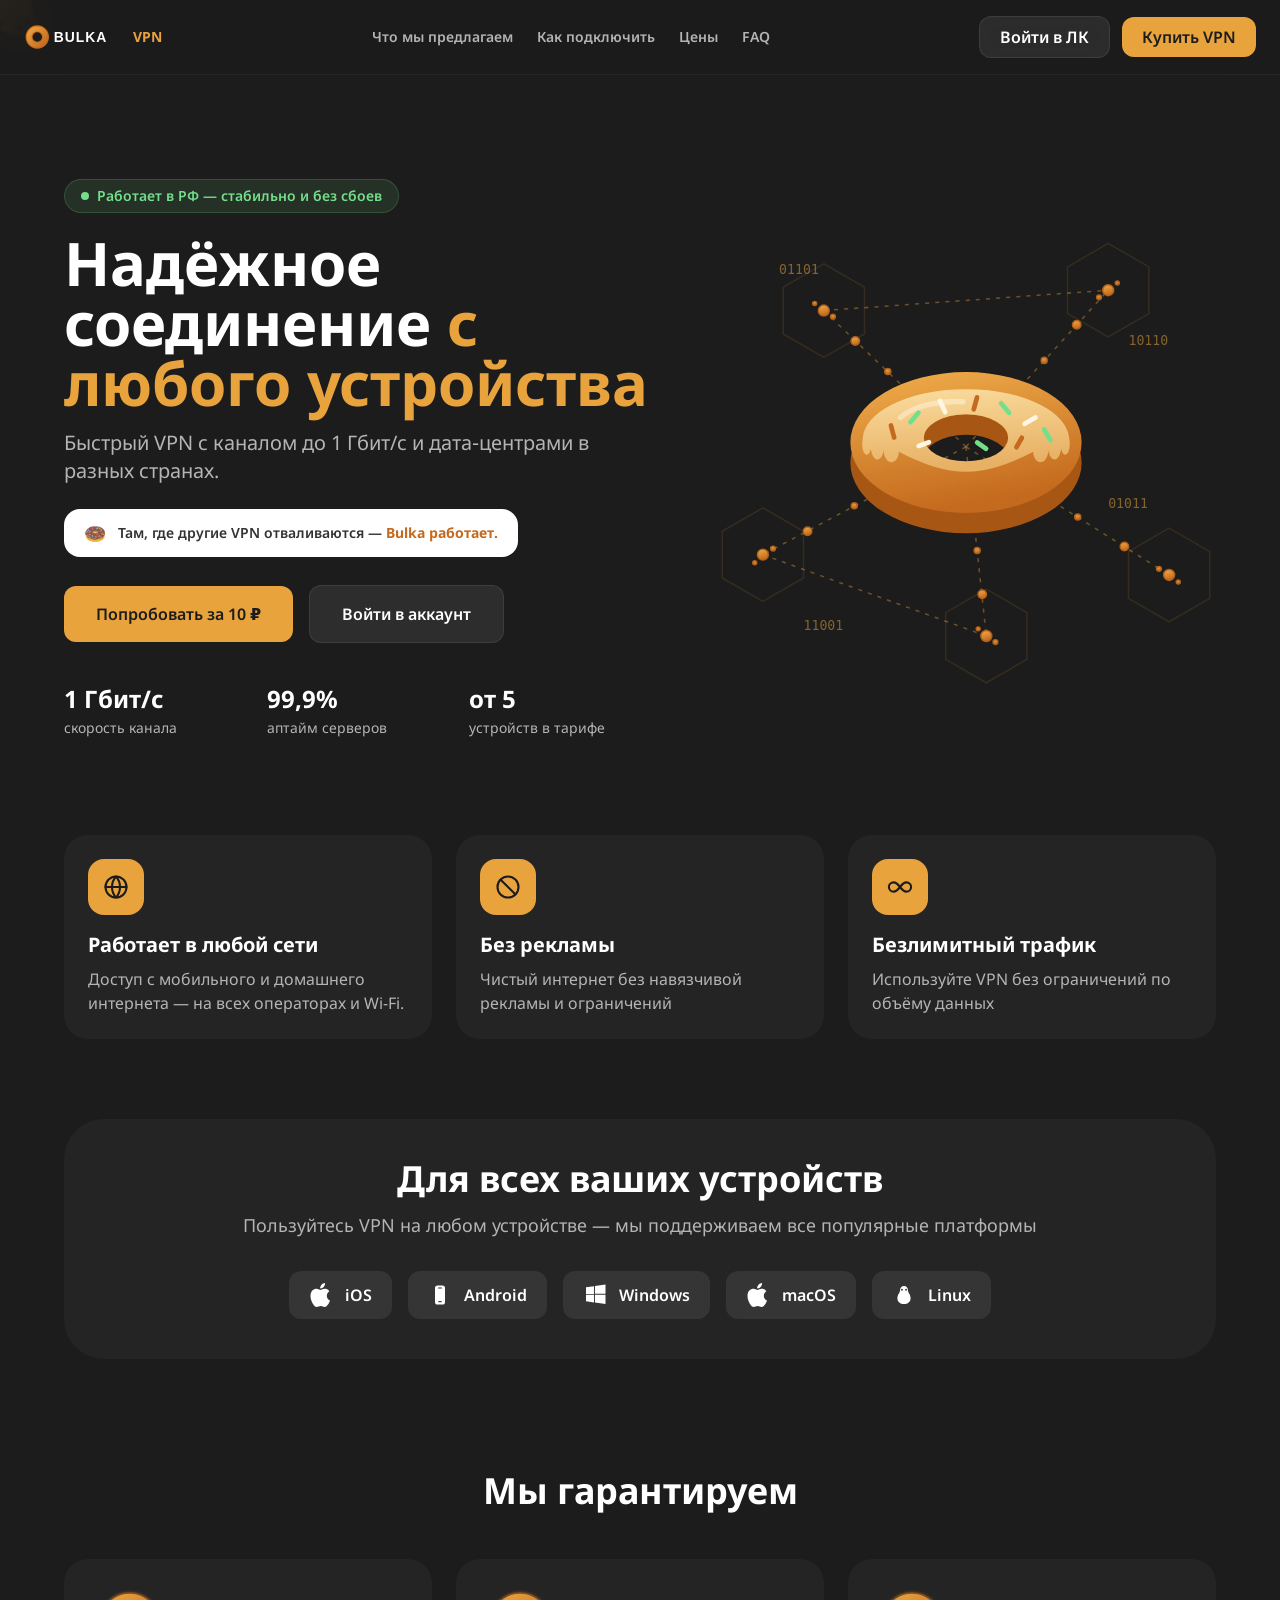
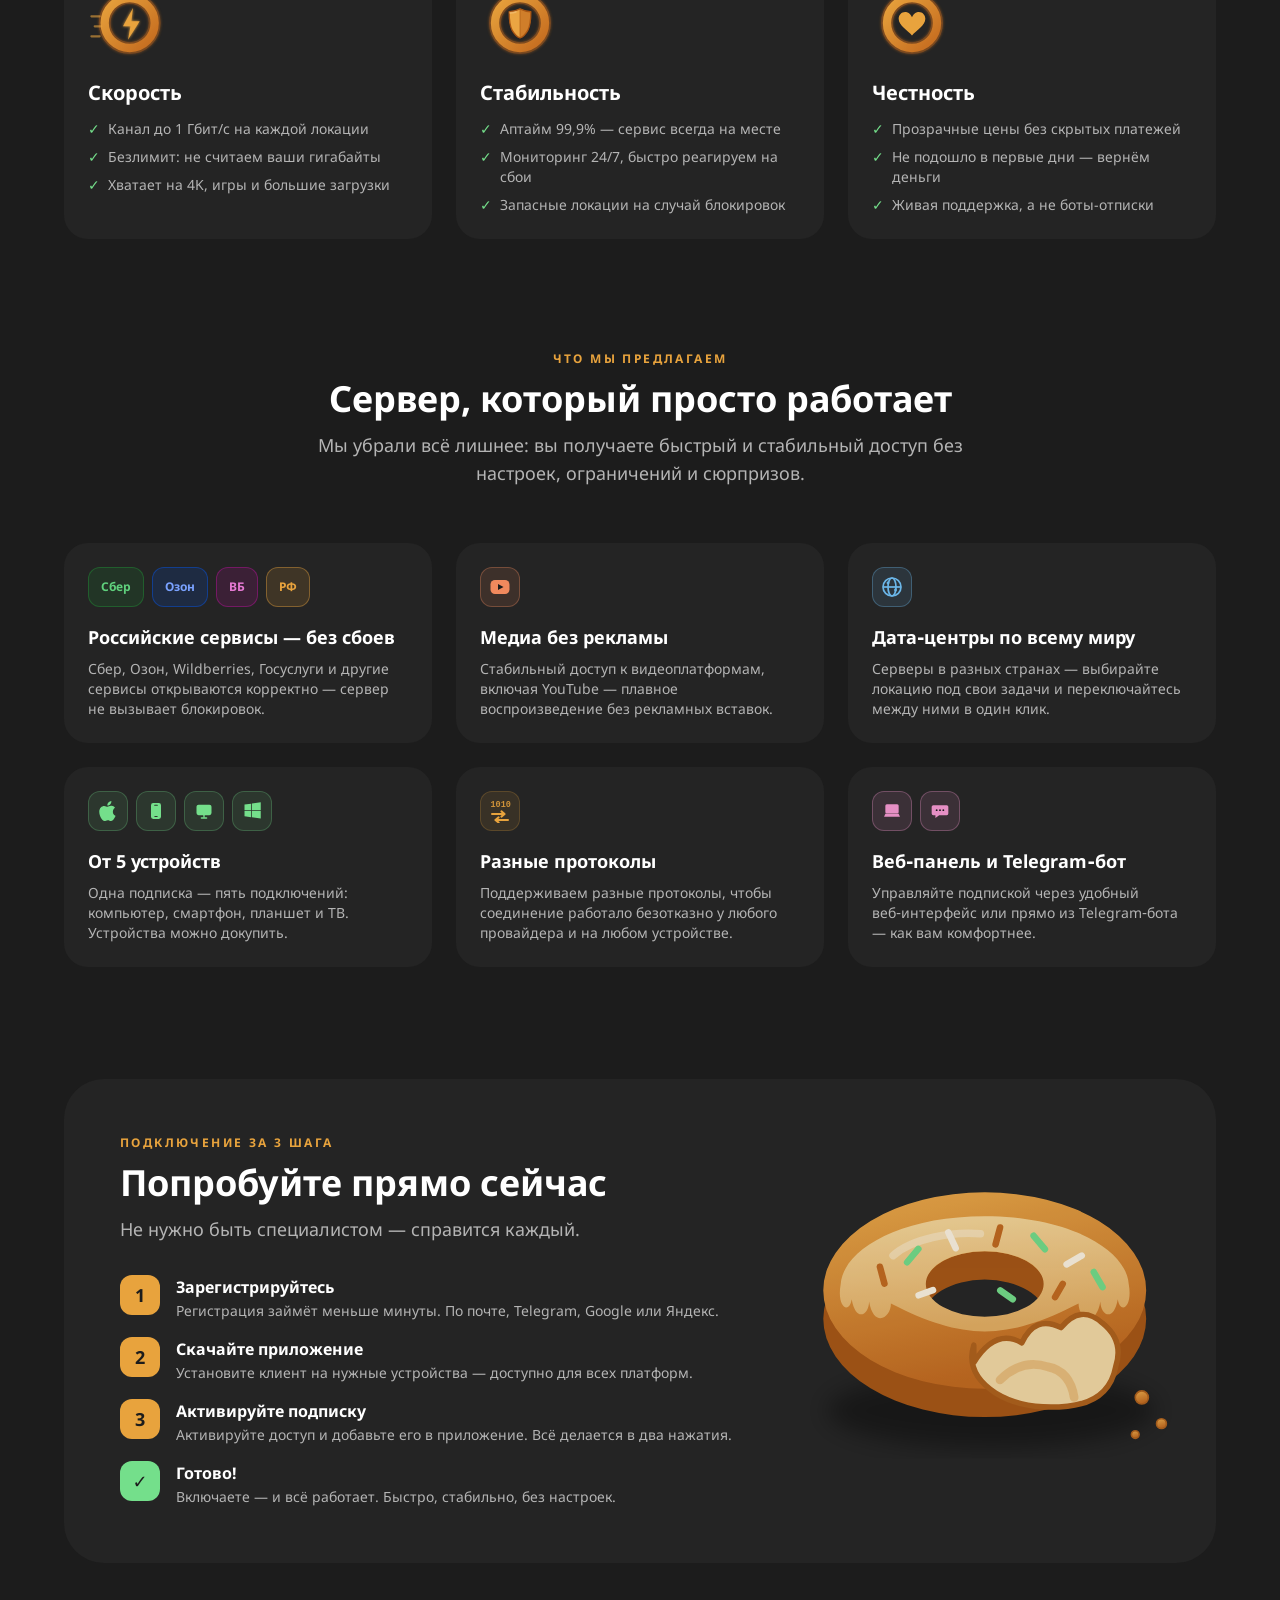
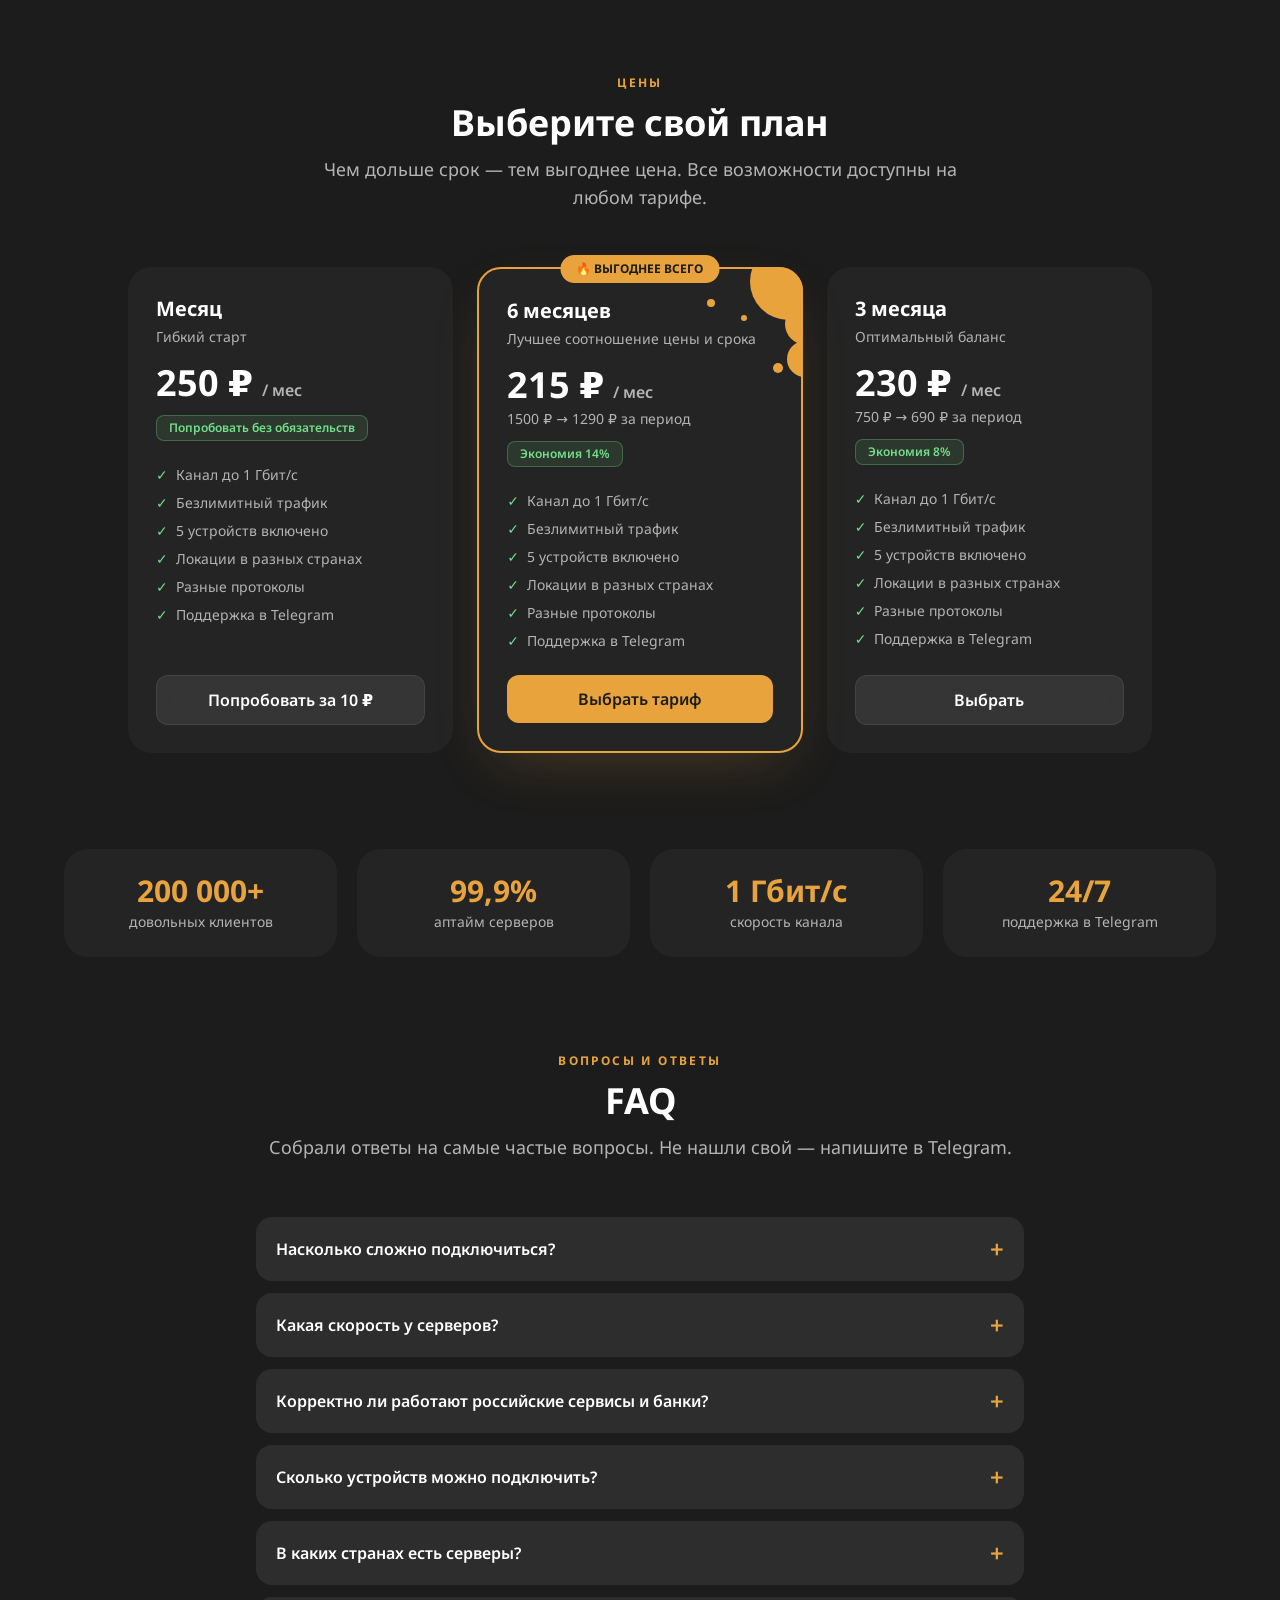
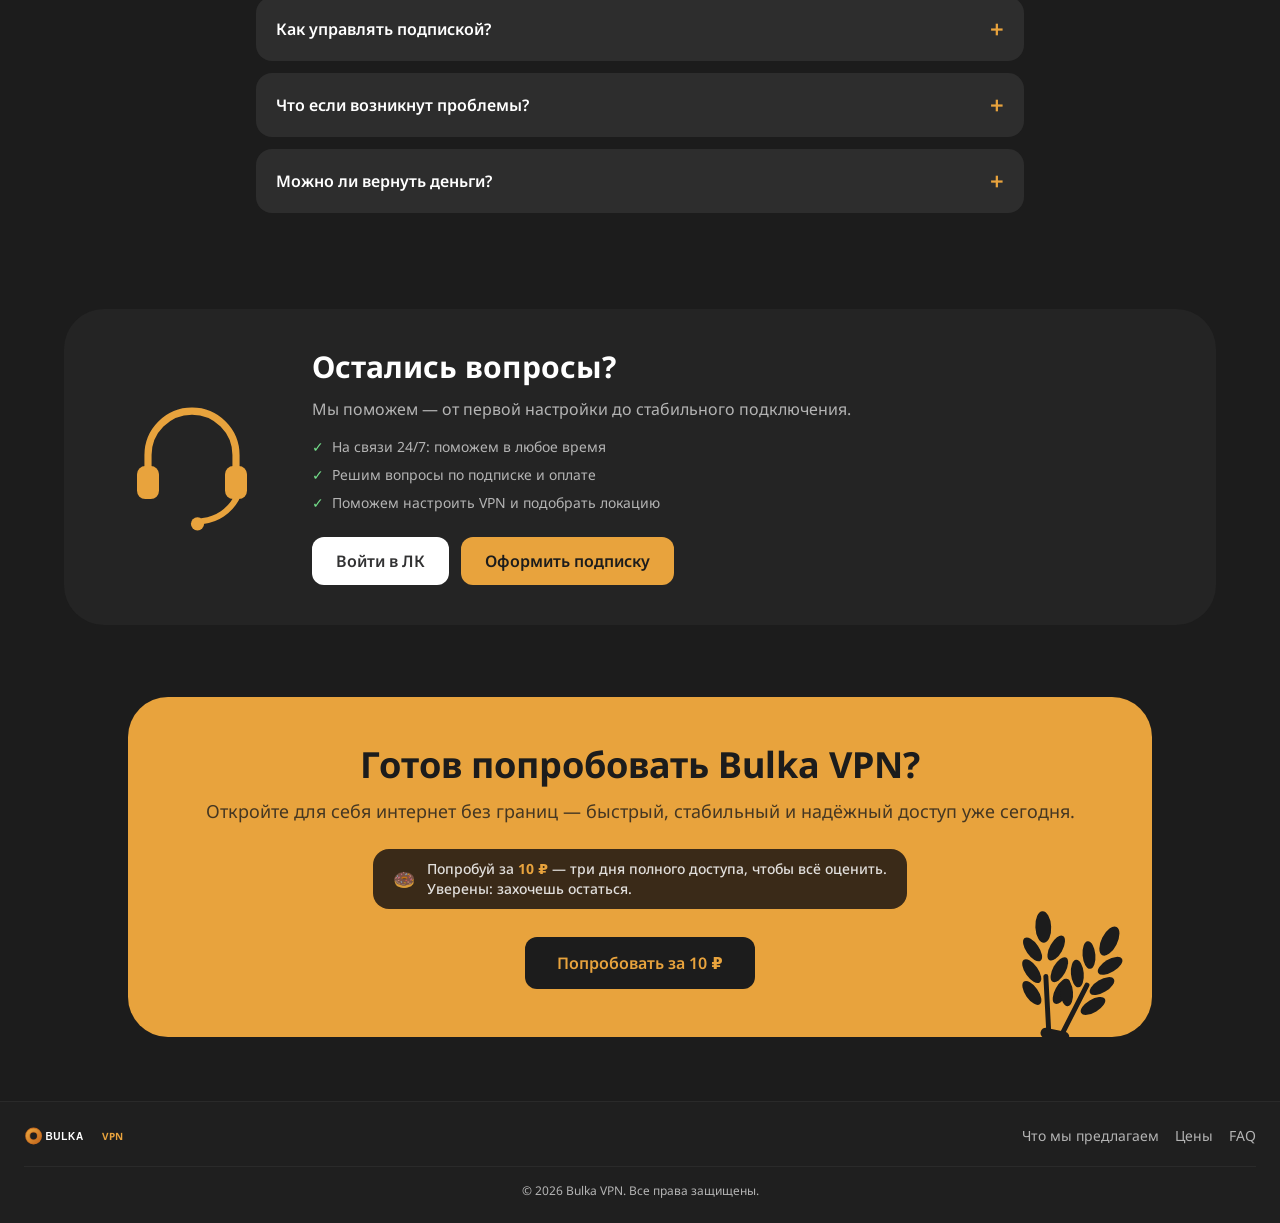
<file: mainpage/index.html>
<!DOCTYPE html>
<html lang="ru">
<head>
<meta charset="UTF-8">
<meta name="viewport" content="width=device-width, initial-scale=1.0">
<meta name="color-scheme" content="dark">

<title>Bulka VPN — быстрый и надёжный VPN-сервис</title>
<meta name="title" content="Bulka VPN — быстрый и надёжный VPN-сервис">
<meta name="description" content="Bulka VPN — защищаем вашу конфиденциальность в интернете. Серверы с каналом до 1 Гбит/с, локации в разных странах, безлимитный трафик, поддержка всех платформ.">
<meta name="keywords" content="VPN, Bulka VPN, быстрый VPN, безопасный интернет, обход блокировок, шифрование, анонимность, безлимитный VPN">
<meta name="robots" content="index, follow">
<meta name="language" content="Russian">
<meta name="author" content="Bulka VPN">
<meta name="theme-color" content="#1C1C1C">

<!-- Open Graph / Twitter -->
<meta property="og:type" content="website">
<meta property="og:site_name" content="Bulka VPN">
<meta property="og:url" content="https://bulkavpn.net/">
<meta property="og:title" content="Bulka VPN — быстрый и надёжный VPN-сервис">
<meta property="og:description" content="Быстрый VPN с каналом до 1 Гбит/с, безлимитным трафиком и локациями в разных странах. Надёжное соединение с любого устройства.">
<meta property="og:image" content="https://bulkavpn.net/assets/og.png">
<meta name="twitter:card" content="summary_large_image">
<meta name="twitter:title" content="Bulka VPN — быстрый и надёжный VPN-сервис">
<meta name="twitter:description" content="Быстрый VPN с каналом до 1 Гбит/с, безлимитным трафиком и локациями в разных странах.">
<meta name="twitter:image" content="https://bulkavpn.net/assets/og.png">

<link rel="icon" href="assets/hex.svg" type="image/svg+xml">
<link rel="apple-touch-icon" href="assets/hex.svg">
<link rel="canonical" href="https://bulkavpn.net/">

<!-- Preload локальных шрифтов -->
<link rel="preload" href="assets/fonts/noto-sans-cyrillic.woff2" as="font" type="font/woff2" crossorigin>
<link rel="preload" href="assets/fonts/noto-sans-latin.woff2" as="font" type="font/woff2" crossorigin>

<!-- Структурированные данные (Schema.org) -->
<script type="application/ld+json">
{
  "@context": "https://schema.org",
  "@graph": [
    {
      "@type": "Organization",
      "@id": "https://bulkavpn.net/#org",
      "name": "Bulka VPN",
      "url": "https://bulkavpn.net/",
      "logo": "https://bulkavpn.net/assets/og.png"
    },
    {
      "@type": "WebSite",
      "@id": "https://bulkavpn.net/#website",
      "name": "Bulka VPN",
      "url": "https://bulkavpn.net/",
      "inLanguage": "ru",
      "publisher": { "@id": "https://bulkavpn.net/#org" }
    },
    {
      "@type": "Product",
      "name": "Bulka VPN",
      "description": "Быстрый VPN с каналом до 1 Гбит/с, безлимитным трафиком и локациями в разных странах.",
      "brand": { "@id": "https://bulkavpn.net/#org" },
      "offers": [
        { "@type": "Offer", "name": "Месяц", "price": "250", "priceCurrency": "RUB", "url": "https://bulkavpn.net/#pricing", "availability": "https://schema.org/InStock" },
        { "@type": "Offer", "name": "3 месяца", "price": "690", "priceCurrency": "RUB", "url": "https://bulkavpn.net/#pricing", "availability": "https://schema.org/InStock" },
        { "@type": "Offer", "name": "6 месяцев", "price": "1290", "priceCurrency": "RUB", "url": "https://bulkavpn.net/#pricing", "availability": "https://schema.org/InStock" }
      ]
    },
    {
      "@type": "FAQPage",
      "mainEntity": [
        { "@type": "Question", "name": "Насколько сложно подключиться?", "acceptedAnswer": { "@type": "Answer", "text": "Всё займёт пару минут: оплачиваете тариф, скачиваете приложение, добавляете подписку по ключу — и сервер готов к работе. Никаких ручных настроек." } },
        { "@type": "Question", "name": "Какая скорость у серверов?", "acceptedAnswer": { "@type": "Answer", "text": "Канал каждого сервера — до 1 Гбит/с. Этого с запасом хватает для видео в 4K, больших загрузок и онлайн-игр без задержек." } },
        { "@type": "Question", "name": "Корректно ли работают российские сервисы и банки?", "acceptedAnswer": { "@type": "Answer", "text": "Да. ВКонтакте, Ozon, Wildberries, Сбер, Альфа-Банк и другие сервисы открываются корректно и без дополнительных проверок безопасности." } },
        { "@type": "Question", "name": "Сколько устройств можно подключить?", "acceptedAnswer": { "@type": "Answer", "text": "5 устройств уже включено в тариф в рамках одной подписки — подключайте компьютер, телефон, планшет или поделитесь подпиской с близкими. Также можно докупить дополнительные устройства." } },
        { "@type": "Question", "name": "В каких странах есть серверы?", "acceptedAnswer": { "@type": "Answer", "text": "Дата-центры расположены в разных странах. Локацию можно выбирать и переключать в любой момент прямо в приложении." } },
        { "@type": "Question", "name": "Как управлять подпиской?", "acceptedAnswer": { "@type": "Answer", "text": "Доступны два способа: удобный веб-интерфейс и Telegram-бот. Выбирайте то, что комфортнее именно вам." } },
        { "@type": "Question", "name": "Что если возникнут проблемы?", "acceptedAnswer": { "@type": "Answer", "text": "Наша поддержка на связи в Telegram. Отвечаем быстро и помогаем довести подключение до результата." } },
        { "@type": "Question", "name": "Можно ли вернуть деньги?", "acceptedAnswer": { "@type": "Answer", "text": "Если что-то пойдёт не так в первые дни — напишите в поддержку, мы поможем решить вопрос или оформим возврат." } }
      ]
    }
  ]
}
</script>

<!-- Tailwind (статическая сборка) -->
<link rel="stylesheet" href="assets/tailwind.css">

<style>
  /* Noto Sans — локальные вариативные шрифты */
  @font-face {
    font-family: 'Noto Sans';
    font-style: normal;
    font-weight: 100 900;
    font-display: swap;
    src: url('assets/fonts/noto-sans-cyrillic.woff2') format('woff2');
    unicode-range: U+0301, U+0400-045F, U+0490-0491, U+04B0-04B1, U+2116;
  }
  @font-face {
    font-family: 'Noto Sans';
    font-style: normal;
    font-weight: 100 900;
    font-display: swap;
    src: url('assets/fonts/noto-sans-latin.woff2') format('woff2');
    unicode-range: U+0000-00FF, U+0131, U+0152-0153, U+02BB-02BC, U+02C6, U+02DA, U+02DC, U+0304, U+0308, U+0329, U+2000-206F, U+20AC, U+2122, U+2191, U+2193, U+2212, U+2215, U+FEFF, U+FFFD;
  }

  html { scroll-behavior: smooth; }
  body {
    font-family: 'Noto Sans', ui-sans-serif, system-ui, sans-serif;
    background: #1C1C1C;
    color: #fff;
    min-height: 100vh;
    overflow-x: hidden;
  }
  ::selection { background: #E8A33D; color: #000; }

  /* Кнопки в стиле Bulka */
  .btn-primary {
    display: inline-flex; align-items: center; justify-content: center; gap: 8px;
    background: #E8A33D; color: #1C1C1C;
    font-weight: 600; font-size: 16px;
    padding: 12px 24px; border-radius: 12px;
    transition: opacity .2s, filter .2s, transform .2s;
  }
  .btn-primary:hover { filter: brightness(110%); transform: translateY(-1px); }

  .btn-secondary {
    display: inline-flex; align-items: center; justify-content: center; gap: 8px;
    background: rgba(255,255,255,.08); color: #fff;
    font-weight: 600; font-size: 16px;
    padding: 12px 24px; border-radius: 12px;
    backdrop-filter: blur(8px);
    border: 1px solid rgba(255,255,255,.08);
    transition: background .2s, transform .2s;
  }
  .btn-secondary:hover { background: rgba(255,255,255,.14); transform: translateY(-1px); }

  .btn-white {
    display: inline-flex; align-items: center; justify-content: center; gap: 8px;
    background: #fff; color: #323233;
    font-weight: 600; font-size: 16px;
    padding: 12px 24px; border-radius: 12px;
    transition: background .2s, transform .2s;
  }
  .btn-white:hover { background: #f0f0f0; transform: translateY(-1px); }

  /* Карточки Bulka */
  .card {
    background: #242424;
    border-radius: 24px;
    padding: 24px;
    transition: transform .25s cubic-bezier(.16,1,.3,1), background .25s;
  }
  .card:hover { transform: translateY(-4px); background: #2a2a2a; }

  .skip-link { position: absolute; left: -9999px; top: -9999px; }
  .skip-link:focus {
    position: fixed; left: 12px; top: 12px; z-index: 9999;
    background: #E8A33D; color: #1C1C1C; padding: 10px 14px; border-radius: 10px; font-weight: 700;
  }

  /* Reveal-on-scroll */
  .reveal { opacity: 0; transform: translateY(28px); transition: opacity .8s cubic-bezier(.16,1,.3,1), transform .8s cubic-bezier(.16,1,.3,1); }
  .reveal.show { opacity: 1; transform: none; }

  /* FAQ accordion */
  .qa .ans { max-height: 0; overflow: hidden; transition: max-height .4s cubic-bezier(.16,1,.3,1); }
  .qa.open .ans { max-height: 400px; }
  .qa.open .arr { transform: rotate(45deg); }
  .qa .arr { transition: transform .3s cubic-bezier(.16,1,.3,1); }

  /* CTA «Попробовать за 10 ₽» — мягкий скользящий блик раз в несколько секунд */
  .cta-shine { position: relative; overflow: hidden; }
  .cta-shine::after {
    content: ""; position: absolute; top: 0; bottom: 0; left: 0; width: 45%;
    background: linear-gradient(100deg, transparent 0%, rgba(255,255,255,.45) 50%, transparent 100%);
    transform: translateX(-160%) skewX(-18deg);
    animation: cta-shine 3s ease-in-out infinite;
    pointer-events: none;
  }
  @keyframes cta-shine {
    0%   { transform: translateX(-160%) skewX(-18deg); }
    22%  { transform: translateX(320%)  skewX(-18deg); }
    100% { transform: translateX(320%)  skewX(-18deg); }
  }
  @media (prefers-reduced-motion: reduce) { .cta-shine::after { animation: none; display: none; } }

  /* Раз в несколько секунд иконку поддержки «потряхивает» — как звонок старого телефона */
  @keyframes ring-shake {
    0%, 87%, 100% { transform: rotate(0deg); }
    88%   { transform: rotate(-11deg); }
    90%   { transform: rotate(9deg); }
    92%   { transform: rotate(-7deg); }
    94%   { transform: rotate(5deg); }
    96%   { transform: rotate(-3deg); }
    98%   { transform: rotate(1.5deg); }
  }
  .ring-shake { animation: ring-shake 3.2s ease-in-out infinite; transform-origin: 50% 50%; }
  @media (prefers-reduced-motion: reduce) { .ring-shake { animation: none; } }
</style>
</head>

<body class="font-body">

<div id="root">
  <a href="#content" class="skip-link">К основному содержимому</a>

  <div class="min-h-screen flex flex-col bg-bulka-bg">
    <!-- Плавающие пончики на фоне -->
    <canvas id="hex-canvas" class="fixed inset-0 pointer-events-none z-0" style="width:100%;height:100%;opacity:.35"></canvas>

    <!-- ================= HEADER ================= -->
    <div class="relative z-20">
      <header class="sticky top-0 w-full bg-bulka-bg/85 backdrop-blur-xl border-b border-white/5">
        <div class="max-w-7xl mx-auto px-4 py-3 sm:px-6 sm:py-4">
          <div class="flex items-center justify-between gap-3">
            <a class="flex shrink-0 items-center gap-1.5 sm:gap-2" href="/">
              <img src="assets/logo.svg" alt="Bulka VPN" class="h-6 sm:h-7 w-auto object-contain shrink-0">
              <span class="text-bulka-yellow font-bold text-xs sm:text-sm tracking-wide uppercase">VPN</span>
            </a>
            <nav class="hidden md:flex items-center gap-6 text-sm font-semibold text-bulka-text-gray">
              <a href="#features" class="hover:text-white transition-colors">Что мы предлагаем</a>
              <a href="#how" class="hover:text-white transition-colors">Как подключить</a>
              <a href="#pricing" class="hover:text-white transition-colors">Цены</a>
              <a href="#faq" class="hover:text-white transition-colors">FAQ</a>
            </nav>
            <div class="flex shrink-0 items-center gap-2 sm:gap-3">
              <a class="hidden sm:inline-flex btn-secondary !py-2.5 !px-5 text-sm" href="https://cabinet.bulkavpn.net/login">Войти в ЛК</a>
              <a class="btn-primary !py-2.5 !px-5 text-sm" href="https://cabinet.bulkavpn.net/buy/now">Купить VPN</a>
            </div>
          </div>
        </div>
      </header>
    </div>

    <!-- ================= MAIN ================= -->
    <main id="content" tabindex="-1" class="flex-1 relative z-10 px-3 py-4 sm:px-4 sm:py-6">
      <div class="max-w-7xl mx-auto">

        <!-- ============ HERO ============ -->
        <section class="relative px-3 py-10 sm:px-4 sm:py-14 md:py-20">
          <div class="max-w-6xl mx-auto grid grid-cols-1 lg:grid-cols-[1.1fr_.9fr] gap-10 items-center">
            <div class="text-center lg:text-left relative z-10">
              <div class="inline-flex items-center gap-2 mb-5 px-4 py-1.5 rounded-full text-xs sm:text-sm font-semibold text-bulka-green bg-bulka-green/10 border border-bulka-green/20 animate-fade-in">
                <span class="w-2 h-2 rounded-full bg-bulka-green animate-pulse-dot"></span>
                Работает в РФ — стабильно и без сбоев
              </div>
              <h1 class="text-4xl sm:text-5xl md:text-6xl font-bold text-white mb-4 animate-fade-in leading-[1.05]">
                Надёжное соединение <span class="text-bulka-yellow">с любого устройства</span>
              </h1>
              <p class="text-base sm:text-lg md:text-xl text-bulka-text-gray mb-6 animate-fade-in max-w-xl mx-auto lg:mx-0" style="animation-delay:.1s">
                Быстрый VPN с каналом до 1&nbsp;Гбит/с и дата‑центрами в разных странах.
              </p>
              <div class="flex justify-center lg:justify-start animate-fade-in mb-7" style="animation-delay:.15s">
                <div class="inline-flex items-center gap-2 sm:gap-3 rounded-2xl bg-white text-bulka-gray-dark px-4 py-2.5 sm:px-5 text-xs sm:text-sm font-semibold leading-snug max-w-2xl text-left">
                  <span class="text-base sm:text-lg leading-none shrink-0">🍩</span>
                  <span>Там, где другие VPN отваливаются — <span class="font-bold text-bulka-orange">Bulka работает.</span></span>
                </div>
              </div>
              <div class="flex flex-col sm:flex-row gap-3 sm:gap-4 justify-center lg:justify-start items-stretch sm:items-center animate-fade-in max-w-md sm:max-w-none mx-auto lg:mx-0" style="animation-delay:.2s">
                <a class="btn-primary cta-shine w-full sm:w-auto text-base sm:text-lg !px-8 !py-3.5" href="https://cabinet.bulkavpn.net/buy/now?intent=trial">Попробовать за 10 ₽</a>
                <a class="btn-secondary w-full sm:w-auto text-base sm:text-lg !px-8 !py-3.5" href="https://cabinet.bulkavpn.net/login">Войти в аккаунт</a>
              </div>
              <!-- Метрики -->
              <div class="grid grid-cols-3 gap-3 sm:gap-8 mt-10 max-w-xl mx-auto lg:mx-0 animate-fade-in" style="animation-delay:.25s">
                <div class="min-w-0"><b class="block text-lg sm:text-2xl font-bold text-white leading-tight">1 Гбит/с</b><span class="text-[11px] sm:text-sm text-bulka-text-gray">скорость канала</span></div>
                <div class="min-w-0"><b class="block text-lg sm:text-2xl font-bold text-white leading-tight">99,9%</b><span class="text-[11px] sm:text-sm text-bulka-text-gray">аптайм серверов</span></div>
                <div class="min-w-0"><b class="block text-lg sm:text-2xl font-bold text-white leading-tight">от 5</b><span class="text-[11px] sm:text-sm text-bulka-text-gray">устройств в тарифе</span></div>
              </div>
            </div>
            <div class="relative z-10 hidden lg:block animate-fade-in" style="animation-delay:.2s">
              <img src="assets/hero.svg" alt="Bulka VPN" class="w-full max-w-[33rem] mx-auto animate-float-slow">
            </div>
          </div>
        </section>

        <!-- ============ HERO CARDS ============ -->
        <section class="py-4 px-3 sm:px-4">
          <div class="max-w-6xl mx-auto grid grid-cols-1 sm:grid-cols-2 xl:grid-cols-3 gap-4 sm:gap-6">
            <div class="card reveal">
              <div class="w-14 h-14 bg-bulka-yellow rounded-2xl flex items-center justify-center mb-4">
                <svg fill="none" stroke="#1C1C1C" viewBox="0 0 24 24" class="w-7 h-7" stroke-width="1.8" stroke-linecap="round" stroke-linejoin="round" aria-hidden="true">
                  <circle cx="12" cy="12" r="9"></circle><path d="M3 12h18"></path>
                  <path d="M12 3a13.5 13.5 0 0 1 0 18 13.5 13.5 0 0 1 0-18"></path>
                </svg>
              </div>
              <h3 class="text-lg sm:text-xl font-bold text-white mb-2">Работает в любой сети</h3>
              <p class="text-sm sm:text-base text-bulka-text-gray">Доступ с мобильного и домашнего интернета — на всех операторах и Wi-Fi.</p>
            </div>
            <div class="card reveal">
              <div class="w-14 h-14 bg-bulka-yellow rounded-2xl flex items-center justify-center mb-4">
                <svg fill="none" stroke="#1C1C1C" viewBox="0 0 24 24" class="w-7 h-7" stroke-width="1.8" stroke-linecap="round" stroke-linejoin="round" aria-hidden="true">
                  <circle cx="12" cy="12" r="9"></circle><path d="m5.7 5.7 12.6 12.6"></path>
                </svg>
              </div>
              <h3 class="text-lg sm:text-xl font-bold text-white mb-2">Без рекламы</h3>
              <p class="text-sm sm:text-base text-bulka-text-gray">Чистый интернет без навязчивой рекламы и ограничений</p>
            </div>
            <div class="card reveal">
              <div class="w-14 h-14 bg-bulka-yellow rounded-2xl flex items-center justify-center mb-4">
                <svg fill="none" stroke="#1C1C1C" viewBox="0 0 24 24" class="w-7 h-7" stroke-width="1.8" stroke-linecap="round" stroke-linejoin="round" aria-hidden="true">
                  <path d="M12 12c-2-2.67-3.6-4-5.5-4a4 4 0 1 0 0 8c1.9 0 3.5-1.33 5.5-4Z"></path>
                  <path d="M12 12c2 2.67 3.6 4 5.5 4a4 4 0 0 0 0-8c-1.9 0-3.5 1.33-5.5 4Z"></path>
                </svg>
              </div>
              <h3 class="text-lg sm:text-xl font-bold text-white mb-2">Безлимитный трафик</h3>
              <p class="text-sm sm:text-base text-bulka-text-gray">Используйте VPN без ограничений по объёму данных</p>
            </div>
          </div>
        </section>

        <!-- ============ PLATFORMS (из Bulka) ============ -->
        <section class="py-12 sm:py-16 px-3 sm:px-4">
          <div class="max-w-6xl mx-auto bg-bulka-bg-secondary rounded-3xl md:rounded-bulka p-6 md:p-10 reveal">
            <div class="text-center mb-8">
              <h2 class="text-2xl sm:text-3xl md:text-4xl font-bold text-white mb-3">Для всех ваших устройств</h2>
              <p class="text-base sm:text-lg text-bulka-text-gray">Пользуйтесь VPN на любом устройстве — мы поддерживаем все популярные платформы</p>
            </div>
            <div class="flex flex-wrap justify-center gap-3 sm:gap-4">
              <div class="bg-white/[.08] flex gap-2 md:gap-3 items-center justify-center px-4 md:px-5 py-2.5 md:py-3 rounded-xl backdrop-blur-sm hover:bg-white/[.14] transition-colors">
                <span class="w-5 h-5 md:w-6 md:h-6 text-white"><svg class="block w-full h-full" fill="none" viewBox="0 0 24 24" aria-hidden="true"><path d="M20.4144 8.1816C20.2752 8.2896 17.8176 9.6744 17.8176 12.7536C17.8176 16.3152 20.9448 17.5752 21.0384 17.6064C21.024 17.6832 20.5416 19.332 19.3896 21.012C18.3624 22.4904 17.2896 23.9664 15.6576 23.9664C14.0256 23.9664 13.6056 23.0184 11.7216 23.0184C9.8856 23.0184 9.2328 23.9976 7.74 23.9976C6.2472 23.9976 5.2056 22.6296 4.008 20.9496C2.6208 18.9768 1.5 15.912 1.5 13.0032C1.5 8.3376 4.5336 5.8632 7.5192 5.8632C9.1056 5.8632 10.428 6.9048 11.424 6.9048C12.372 6.9048 13.8504 5.8008 15.6552 5.8008C16.3392 5.8008 18.7968 5.8632 20.4144 8.1816ZM14.7984 3.8256C15.5448 2.94 16.0728 1.7112 16.0728 0.4824C16.0728 0.312 16.0584 0.1392 16.0272 0C14.8128 0.0456 13.368 0.8088 12.4968 1.8192C11.8128 2.5968 11.1744 3.8256 11.1744 5.0712C11.1744 5.2584 11.2056 5.4456 11.22 5.5056C11.2968 5.52 11.4216 5.5368 11.5464 5.5368C12.636 5.5368 14.0064 4.8072 14.7984 3.8256Z" fill="currentColor"></path></svg></span>
                <span class="font-semibold text-sm md:text-base">iOS</span>
              </div>
              <div class="bg-white/[.08] flex gap-2 md:gap-3 items-center justify-center px-4 md:px-5 py-2.5 md:py-3 rounded-xl backdrop-blur-sm hover:bg-white/[.14] transition-colors">
                <span class="w-5 h-5 md:w-6 md:h-6 text-white"><svg class="block w-full h-full" fill="none" viewBox="0 0 24 24" aria-hidden="true"><path fill="currentColor" fill-rule="evenodd" d="M9.6 2.5H14.4A2.6 2.6 0 0 1 17 5.1V18.9A2.6 2.6 0 0 1 14.4 21.5H9.6A2.6 2.6 0 0 1 7 18.9V5.1A2.6 2.6 0 0 1 9.6 2.5ZM10.6 4.4A0.6 0.6 0 0 0 10.6 5.6H13.4A0.6 0.6 0 0 0 13.4 4.4ZM10.9 18.1A0.6 0.6 0 0 0 10.9 19.3H13.1A0.6 0.6 0 0 0 13.1 18.1Z"/></svg></span>
                <span class="font-semibold text-sm md:text-base">Android</span>
              </div>
              <div class="bg-white/[.08] flex gap-2 md:gap-3 items-center justify-center px-4 md:px-5 py-2.5 md:py-3 rounded-xl backdrop-blur-sm hover:bg-white/[.14] transition-colors">
                <span class="w-5 h-5 md:w-6 md:h-6 text-white"><svg class="block w-full h-full" fill="none" viewBox="0 0 24 24" aria-hidden="true"><path d="M3 4.27073L10.9728 3.18496L10.9764 10.8754L3.00737 10.9207L3 4.27073ZM10.969 11.7614L10.9753 19.4586L3.00626 18.363L3.00581 11.7098L10.969 11.7614ZM11.9355 3.04287L22.5068 1.5V10.7775L11.9355 10.8615V3.04287ZM22.5092 11.8338L22.5068 21.0696L11.9355 19.5776L11.9207 11.8166L22.5092 11.8338Z" fill="currentColor"></path></svg></span>
                <span class="font-semibold text-sm md:text-base">Windows</span>
              </div>
              <div class="bg-white/[.08] flex gap-2 md:gap-3 items-center justify-center px-4 md:px-5 py-2.5 md:py-3 rounded-xl backdrop-blur-sm hover:bg-white/[.14] transition-colors">
                <span class="w-5 h-5 md:w-6 md:h-6 text-white"><svg class="block w-full h-full" fill="none" viewBox="0 0 24 24" aria-hidden="true"><path d="M20.4144 8.1816C20.2752 8.2896 17.8176 9.6744 17.8176 12.7536C17.8176 16.3152 20.9448 17.5752 21.0384 17.6064C21.024 17.6832 20.5416 19.332 19.3896 21.012C18.3624 22.4904 17.2896 23.9664 15.6576 23.9664C14.0256 23.9664 13.6056 23.0184 11.7216 23.0184C9.8856 23.0184 9.2328 23.9976 7.74 23.9976C6.2472 23.9976 5.2056 22.6296 4.008 20.9496C2.6208 18.9768 1.5 15.912 1.5 13.0032C1.5 8.3376 4.5336 5.8632 7.5192 5.8632C9.1056 5.8632 10.428 6.9048 11.424 6.9048C12.372 6.9048 13.8504 5.8008 15.6552 5.8008C16.3392 5.8008 18.7968 5.8632 20.4144 8.1816ZM14.7984 3.8256C15.5448 2.94 16.0728 1.7112 16.0728 0.4824C16.0728 0.312 16.0584 0.1392 16.0272 0C14.8128 0.0456 13.368 0.8088 12.4968 1.8192C11.8128 2.5968 11.1744 3.8256 11.1744 5.0712C11.1744 5.2584 11.2056 5.4456 11.22 5.5056C11.2968 5.52 11.4216 5.5368 11.5464 5.5368C12.636 5.5368 14.0064 4.8072 14.7984 3.8256Z" fill="currentColor"></path></svg></span>
                <span class="font-semibold text-sm md:text-base">macOS</span>
              </div>
              <div class="bg-white/[.08] flex gap-2 md:gap-3 items-center justify-center px-4 md:px-5 py-2.5 md:py-3 rounded-xl backdrop-blur-sm hover:bg-white/[.14] transition-colors">
                <span class="w-5 h-5 md:w-6 md:h-6 text-white"><svg class="block w-full h-full" fill="none" viewBox="0 0 24 24" aria-hidden="true"><path fill="currentColor" fill-rule="evenodd" d="M12 3C9.5 3 8 5 8 7.3c0 1.3-.5 2.1-1.1 3.1C6 11.9 5.4 13.2 5.4 15.4 5.4 18.6 8.3 21 12 21s6.6-2.4 6.6-5.6c0-2.2-.6-3.5-1.5-5C16.5 9.4 16 8.6 16 7.3 16 5 14.5 3 12 3ZM9 6.65a.9 1 0 1 0 1.8 0 .9 1 0 1 0-1.8 0ZM13.2 6.65a.9 1 0 1 0 1.8 0 .9 1 0 1 0-1.8 0Z"/></svg></span>
                <span class="font-semibold text-sm md:text-base">Linux</span>
              </div>
            </div>
          </div>
        </section>

        <!-- ============ МЫ ГАРАНТИРУЕМ (из Bulka) ============ -->
        <section class="py-8 sm:py-12 px-3 sm:px-4">
          <div class="max-w-6xl mx-auto">
            <h2 class="text-2xl sm:text-3xl md:text-4xl font-bold text-white text-center mb-8 sm:mb-12 reveal">Мы гарантируем</h2>
            <div class="grid grid-cols-1 md:grid-cols-3 gap-5 sm:gap-6">
              <div class="card reveal flex flex-col">
                <img src="assets/speed.svg" alt="Скорость" class="w-20 h-20 object-contain mb-4">
                <h3 class="text-xl font-bold text-white mb-3">Скорость</h3>
                <ul class="space-y-2 text-sm text-bulka-text-gray">
                  <li class="flex gap-2"><span class="text-bulka-green shrink-0">✓</span>Канал до 1 Гбит/с на каждой локации</li>
                  <li class="flex gap-2"><span class="text-bulka-green shrink-0">✓</span>Безлимит: не считаем ваши гигабайты</li>
                  <li class="flex gap-2"><span class="text-bulka-green shrink-0">✓</span>Хватает на 4K, игры и большие загрузки</li>
                </ul>
              </div>
              <div class="card reveal flex flex-col">
                <img src="assets/stability.svg" alt="Стабильность" class="w-20 h-20 object-contain mb-4">
                <h3 class="text-xl font-bold text-white mb-3">Стабильность</h3>
                <ul class="space-y-2 text-sm text-bulka-text-gray">
                  <li class="flex gap-2"><span class="text-bulka-green shrink-0">✓</span>Аптайм 99,9% — сервис всегда на месте</li>
                  <li class="flex gap-2"><span class="text-bulka-green shrink-0">✓</span>Мониторинг 24/7, быстро реагируем на сбои</li>
                  <li class="flex gap-2"><span class="text-bulka-green shrink-0">✓</span>Запасные локации на случай блокировок</li>
                </ul>
              </div>
              <div class="card reveal flex flex-col">
                <img src="assets/honesty.svg" alt="Честность" class="w-20 h-20 object-contain mb-4">
                <h3 class="text-xl font-bold text-white mb-3">Честность</h3>
                <ul class="space-y-2 text-sm text-bulka-text-gray">
                  <li class="flex gap-2"><span class="text-bulka-green shrink-0">✓</span>Прозрачные цены без скрытых платежей</li>
                  <li class="flex gap-2"><span class="text-bulka-green shrink-0">✓</span>Не подошло в первые дни — вернём деньги</li>
                  <li class="flex gap-2"><span class="text-bulka-green shrink-0">✓</span>Живая поддержка, а не боты-отписки</li>
                </ul>
              </div>
            </div>
          </div>
        </section>

        <!-- ============ FEATURES ============ -->
        <section id="features" class="py-12 sm:py-16 px-3 sm:px-4">
          <div class="max-w-6xl mx-auto">
            <div class="text-center max-w-2xl mx-auto mb-10 sm:mb-14 reveal">
              <div class="text-bulka-yellow font-bold text-xs tracking-[.2em] uppercase mb-3">Что мы предлагаем</div>
              <h2 class="text-2xl sm:text-3xl md:text-4xl font-bold text-white mb-3">Сервер, который просто работает</h2>
              <p class="text-base sm:text-lg text-bulka-text-gray">Мы убрали всё лишнее: вы получаете быстрый и стабильный доступ без настроек, ограничений и сюрпризов.</p>
            </div>
            <div class="grid grid-cols-1 sm:grid-cols-2 lg:grid-cols-3 gap-5 sm:gap-6">
              <div class="card reveal">
                <div class="flex flex-wrap gap-2 mb-4">
                  <span class="h-10 px-3 rounded-xl border text-xs font-bold flex items-center" style="background:rgba(33,160,56,.14);border-color:rgba(33,160,56,.38);color:#5FD07C">Сбер</span>
                  <span class="h-10 px-3 rounded-xl border text-xs font-bold flex items-center" style="background:rgba(0,91,255,.14);border-color:rgba(0,91,255,.4);color:#7AA2FF">Озон</span>
                  <span class="h-10 px-3 rounded-xl border text-xs font-bold flex items-center" style="background:rgba(203,17,171,.14);border-color:rgba(203,17,171,.4);color:#E579D3">ВБ</span>
                  <span class="h-10 px-3 rounded-xl border text-xs font-bold flex items-center" style="background:rgba(232,163,61,.14);border-color:rgba(232,163,61,.4);color:#E8A33D">РФ</span>
                </div>
                <h3 class="text-lg font-bold text-white mb-2">Российские сервисы — без сбоев</h3>
                <p class="text-sm text-bulka-text-gray">Сбер, Озон, Wildberries, Госуслуги и другие сервисы открываются корректно — сервер не вызывает блокировок.</p>
              </div>
              <div class="card reveal">
                <div class="w-10 h-10 rounded-xl border flex items-center justify-center mb-4" style="background:rgba(240,137,93,.12);border-color:rgba(240,137,93,.32);color:#F0895D">
                  <svg class="w-6 h-6" viewBox="0 0 24 24" fill="none" aria-hidden="true"><rect x="2.5" y="5" width="19" height="14" rx="4.5" fill="currentColor"/><path d="M10 9 L15.5 12 L10 15 Z" fill="#1C1C1C"/></svg>
                </div>
                <h3 class="text-lg font-bold text-white mb-2">Медиа без рекламы</h3>
                <p class="text-sm text-bulka-text-gray">Стабильный доступ к видеоплатформам, включая YouTube — плавное воспроизведение без рекламных вставок.</p>
              </div>
              <div class="card reveal">
                <div class="w-10 h-10 rounded-xl border flex items-center justify-center mb-4" style="background:rgba(107,182,232,.12);border-color:rgba(107,182,232,.32);color:#6BB6E8">
                  <svg class="w-6 h-6" viewBox="0 0 24 24" fill="none" aria-hidden="true">
                    <g stroke="currentColor" stroke-width="1.7" fill="none">
                      <circle cx="12" cy="12" r="9"/>
                      <path d="M3 12 H21"/>
                      <ellipse cx="12" cy="12" rx="4" ry="9"/>
                    </g>
                    <g fill="currentColor"><circle cx="8" cy="8" r="1.4"/><circle cx="15.5" cy="15" r="1.4"/></g>
                  </svg>
                </div>
                <h3 class="text-lg font-bold text-white mb-2">Дата‑центры по всему миру</h3>
                <p class="text-sm text-bulka-text-gray">Серверы в разных странах — выбирайте локацию под свои задачи и переключайтесь между ними в один клик.</p>
              </div>
              <div class="card reveal">
                <div class="flex flex-wrap gap-2 mb-4">
                  <span class="w-10 h-10 rounded-xl bg-bulka-green/10 border border-bulka-green/25 flex items-center justify-center text-bulka-green" title="iOS">
                    <svg class="w-5 h-5" viewBox="0 0 24 24" fill="none" aria-hidden="true"><path d="M20.4144 8.1816C20.2752 8.2896 17.8176 9.6744 17.8176 12.7536C17.8176 16.3152 20.9448 17.5752 21.0384 17.6064C21.024 17.6832 20.5416 19.332 19.3896 21.012C18.3624 22.4904 17.2896 23.9664 15.6576 23.9664C14.0256 23.9664 13.6056 23.0184 11.7216 23.0184C9.8856 23.0184 9.2328 23.9976 7.74 23.9976C6.2472 23.9976 5.2056 22.6296 4.008 20.9496C2.6208 18.9768 1.5 15.912 1.5 13.0032C1.5 8.3376 4.5336 5.8632 7.5192 5.8632C9.1056 5.8632 10.428 6.9048 11.424 6.9048C12.372 6.9048 13.8504 5.8008 15.6552 5.8008C16.3392 5.8008 18.7968 5.8632 20.4144 8.1816ZM14.7984 3.8256C15.5448 2.94 16.0728 1.7112 16.0728 0.4824C16.0728 0.312 16.0584 0.1392 16.0272 0C14.8128 0.0456 13.368 0.8088 12.4968 1.8192C11.8128 2.5968 11.1744 3.8256 11.1744 5.0712C11.1744 5.2584 11.2056 5.4456 11.22 5.5056C11.2968 5.52 11.4216 5.5368 11.5464 5.5368C12.636 5.5368 14.0064 4.8072 14.7984 3.8256Z" fill="currentColor"></path></svg>
                  </span>
                  <span class="w-10 h-10 rounded-xl bg-bulka-green/10 border border-bulka-green/25 flex items-center justify-center text-bulka-green" title="Смартфон">
                    <svg class="w-5 h-5" viewBox="0 0 24 24" fill="none" aria-hidden="true"><path fill="currentColor" fill-rule="evenodd" d="M8.6 2.5H15.4A2.6 2.6 0 0 1 18 5.1V18.9A2.6 2.6 0 0 1 15.4 21.5H8.6A2.6 2.6 0 0 1 6 18.9V5.1A2.6 2.6 0 0 1 8.6 2.5ZM10.4 4.4A0.6 0.6 0 0 0 10.4 5.6H13.6A0.6 0.6 0 0 0 13.6 4.4ZM10.6 18.1A0.6 0.6 0 0 0 10.6 19.3H13.4A0.6 0.6 0 0 0 13.4 18.1Z"/></svg>
                  </span>
                  <span class="w-10 h-10 rounded-xl bg-bulka-green/10 border border-bulka-green/25 flex items-center justify-center text-bulka-green" title="ТВ">
                    <svg class="w-5 h-5" viewBox="0 0 24 24" fill="none" aria-hidden="true"><rect x="3" y="4.5" width="18" height="12.5" rx="2.5" fill="currentColor"/><rect x="8" y="19.4" width="8" height="2" rx="1" fill="currentColor"/><path d="M12 17 V19.4" stroke="currentColor" stroke-width="1.6" stroke-linecap="round"/></svg>
                  </span>
                  <span class="w-10 h-10 rounded-xl bg-bulka-green/10 border border-bulka-green/25 flex items-center justify-center text-bulka-green" title="Windows">
                    <svg class="w-5 h-5" viewBox="0 0 24 24" fill="none" aria-hidden="true"><path d="M3 4.27073L10.9728 3.18496L10.9764 10.8754L3.00737 10.9207L3 4.27073ZM10.969 11.7614L10.9753 19.4586L3.00626 18.363L3.00581 11.7098L10.969 11.7614ZM11.9355 3.04287L22.5068 1.5V10.7775L11.9355 10.8615V3.04287ZM22.5092 11.8338L22.5068 21.0696L11.9355 19.5776L11.9207 11.8166L22.5092 11.8338Z" fill="currentColor"></path></svg>
                  </span>
                </div>
                <h3 class="text-lg font-bold text-white mb-2">От 5 устройств</h3>
                <p class="text-sm text-bulka-text-gray">Одна подписка — пять подключений: компьютер, смартфон, планшет и ТВ. Устройства можно докупить.</p>
              </div>
              <div class="card reveal">
                <div class="w-10 h-10 rounded-xl bg-bulka-yellow/10 border border-bulka-yellow/20 flex items-center justify-center mb-4 text-bulka-yellow">
                  <svg class="w-6 h-6" viewBox="0 0 24 24" fill="none" aria-hidden="true">
                    <text x="2.5" y="8" font-family="Consolas,monospace" font-size="8.5" font-weight="700" fill="currentColor" opacity=".85">1010</text>
                    <g stroke="currentColor" stroke-width="2" stroke-linecap="round" stroke-linejoin="round">
                      <path d="M4 15 H16"/>
                      <path d="M13.4 12.4 L16.6 15 L13.4 17.6"/>
                      <path d="M20 21 H8"/>
                      <path d="M10.6 18.4 L7.4 21 L10.6 23.6"/>
                    </g>
                  </svg>
                </div>
                <h3 class="text-lg font-bold text-white mb-2">Разные протоколы</h3>
                <p class="text-sm text-bulka-text-gray">Поддерживаем разные протоколы, чтобы соединение работало безотказно у любого провайдера и на любом устройстве.</p>
              </div>
              <div class="card reveal">
                <div class="flex flex-wrap gap-2 mb-4">
                  <span class="w-10 h-10 rounded-xl border flex items-center justify-center" style="background:rgba(229,143,196,.12);border-color:rgba(229,143,196,.32);color:#E58FC4" title="Веб-панель">
                    <svg class="w-5 h-5" viewBox="0 0 24 24" fill="none" aria-hidden="true"><rect x="4" y="4" width="16" height="11" rx="1.8" fill="currentColor"/><path d="M2.5 18.8 H21.5 L20 15.2 H4 Z" fill="currentColor"/></svg>
                  </span>
                  <span class="w-10 h-10 rounded-xl border flex items-center justify-center" style="background:rgba(229,143,196,.12);border-color:rgba(229,143,196,.32);color:#E58FC4" title="Мессенджер">
                    <svg class="w-5 h-5" viewBox="0 0 24 24" fill="none" aria-hidden="true"><path d="M4 5 H20 A2 2 0 0 1 22 7 V15 A2 2 0 0 1 20 17 H11 L6.5 20.5 V17 H4 A2 2 0 0 1 2 15 V7 A2 2 0 0 1 4 5 Z" fill="currentColor"/><g fill="#1C1C1C"><circle cx="8" cy="11" r="1.1"/><circle cx="12" cy="11" r="1.1"/><circle cx="16" cy="11" r="1.1"/></g></svg>
                  </span>
                </div>
                <h3 class="text-lg font-bold text-white mb-2">Веб‑панель и Telegram‑бот</h3>
                <p class="text-sm text-bulka-text-gray">Управляйте подпиской через удобный веб‑интерфейс или прямо из Telegram‑бота — как вам комфортнее.</p>
              </div>
            </div>
          </div>
        </section>

        <!-- ============ STEPS ============ -->
        <section id="how" class="py-8 sm:py-12 px-3 sm:px-4">
          <div class="max-w-6xl mx-auto bg-bulka-bg-secondary rounded-3xl md:rounded-bulka p-6 sm:p-10 md:p-14 relative overflow-hidden reveal">
            <img src="assets/steps.svg" alt="" class="hidden lg:block absolute right-2 xl:right-6 top-1/2 -translate-y-1/2 w-[19.5rem] xl:w-[24rem] opacity-90 pointer-events-none">
            <div class="lg:max-w-[60%]">
              <div class="text-bulka-yellow font-bold text-xs tracking-[.2em] uppercase mb-3">Подключение за 3 шага</div>
              <h2 class="text-2xl sm:text-3xl md:text-4xl font-bold text-white mb-3">Попробуйте прямо сейчас</h2>
              <p class="text-base sm:text-lg text-bulka-text-gray mb-8">Не нужно быть специалистом — справится каждый.</p>
              <div class="space-y-4">
                <div class="flex gap-4 items-start">
                  <div class="w-10 h-10 shrink-0 rounded-xl bg-bulka-yellow text-bulka-bg flex items-center justify-center font-bold text-lg">1</div>
                  <div>
                    <h4 class="font-bold text-white mb-0.5">Зарегистрируйтесь</h4>
                    <p class="text-sm text-bulka-text-gray">Регистрация займёт меньше минуты. По почте, Telegram, Google или Яндекс.</p>
                  </div>
                </div>
                <div class="flex gap-4 items-start">
                  <div class="w-10 h-10 shrink-0 rounded-xl bg-bulka-yellow text-bulka-bg flex items-center justify-center font-bold text-lg">2</div>
                  <div>
                    <h4 class="font-bold text-white mb-0.5">Скачайте приложение</h4>
                    <p class="text-sm text-bulka-text-gray">Установите клиент на нужные устройства — доступно для всех платформ.</p>
                  </div>
                </div>
                <div class="flex gap-4 items-start">
                  <div class="w-10 h-10 shrink-0 rounded-xl bg-bulka-yellow text-bulka-bg flex items-center justify-center font-bold text-lg">3</div>
                  <div>
                    <h4 class="font-bold text-white mb-0.5">Активируйте подписку</h4>
                    <p class="text-sm text-bulka-text-gray">Активируйте доступ и добавьте его в приложение. Всё делается в два нажатия.</p>
                  </div>
                </div>
                <div class="flex gap-4 items-start">
                  <div class="w-10 h-10 shrink-0 rounded-xl bg-bulka-green text-bulka-bg flex items-center justify-center font-bold text-lg">✓</div>
                  <div>
                    <h4 class="font-bold text-white mb-0.5">Готово!</h4>
                    <p class="text-sm text-bulka-text-gray">Включаете — и всё работает. Быстро, стабильно, без настроек.</p>
                  </div>
                </div>
              </div>
            </div>
          </div>
        </section>

        <!-- ============ PRICING ============ -->
        <section id="pricing" class="py-12 sm:py-16 px-3 sm:px-4">
          <div class="max-w-6xl mx-auto">
            <div class="text-center max-w-2xl mx-auto mb-10 sm:mb-14 reveal">
              <div class="text-bulka-yellow font-bold text-xs tracking-[.2em] uppercase mb-3">Цены</div>
              <h2 class="text-2xl sm:text-3xl md:text-4xl font-bold text-white mb-3">Выберите свой план</h2>
              <p class="text-base sm:text-lg text-bulka-text-gray">Чем дольше срок — тем выгоднее цена. Все возможности доступны на любом тарифе.</p>
            </div>

            <div class="grid grid-cols-1 lg:grid-cols-3 gap-6 items-stretch max-w-5xl mx-auto">
              <!-- Месяц -->
              <div class="card reveal flex flex-col !p-7">
                <h3 class="text-xl font-bold text-white mb-1">Месяц</h3>
                <div class="text-sm text-bulka-text-gray mb-4">Гибкий старт</div>
                <div class="text-4xl font-bold text-white">250 ₽ <small class="text-base text-bulka-text-gray font-semibold">/ мес</small></div>
                <div class="inline-block mt-3 self-start bg-bulka-green/10 border border-bulka-green/30 text-bulka-green font-semibold text-xs px-3 py-1 rounded-lg">Попробовать без обязательств</div>
                <ul class="my-6 space-y-2 flex-1">
                  <li class="flex gap-2 text-sm text-bulka-text-gray"><span class="text-bulka-green font-bold shrink-0">✓</span>Канал до 1 Гбит/с</li>
                  <li class="flex gap-2 text-sm text-bulka-text-gray"><span class="text-bulka-green font-bold shrink-0">✓</span>Безлимитный трафик</li>
                  <li class="flex gap-2 text-sm text-bulka-text-gray"><span class="text-bulka-green font-bold shrink-0">✓</span>5 устройств включено</li>
                  <li class="flex gap-2 text-sm text-bulka-text-gray"><span class="text-bulka-green font-bold shrink-0">✓</span>Локации в разных странах</li>
                  <li class="flex gap-2 text-sm text-bulka-text-gray"><span class="text-bulka-green font-bold shrink-0">✓</span>Разные протоколы</li>
                  <li class="flex gap-2 text-sm text-bulka-text-gray"><span class="text-bulka-green font-bold shrink-0">✓</span>Поддержка в Telegram</li>
                </ul>
                <a href="https://cabinet.bulkavpn.net/buy/now?intent=trial" class="btn-secondary cta-shine w-full">Попробовать за 10 ₽</a>
              </div>

              <!-- 6 месяцев (featured) -->
              <div class="reveal relative flex flex-col p-7 rounded-3xl bg-bulka-bg-secondary border-2 border-bulka-yellow mt-4 lg:mt-0 lg:scale-105" style="box-shadow:0 20px 60px -20px rgba(232,163,61,.25)">
                <span class="absolute -top-3.5 left-1/2 -translate-x-1/2 bg-bulka-yellow text-bulka-bg text-xs font-bold px-4 py-1.5 rounded-full whitespace-nowrap">🔥 ВЫГОДНЕЕ ВСЕГО</span>
                <!-- надкус + крошки: обрезаны по внешнему краю карточки (перекрывают бордер, без тёмного зазора) -->
                <span aria-hidden="true" class="pointer-events-none absolute -inset-[2px] overflow-hidden rounded-3xl">
                  <!-- надкус: вытянут вдоль длинной (правой) стороны -->
                  <span class="absolute -top-6 -right-6 h-[4.8rem] w-[4.8rem] rounded-full bg-bulka-yellow"></span>
                  <span class="absolute top-9 -right-6 h-[2.6rem] w-[2.6rem] rounded-full bg-bulka-yellow"></span>
                  <span class="absolute top-[4.6rem] -right-5 h-9 w-9 rounded-full bg-bulka-yellow"></span>
                  <!-- крошки (среднее расположение) -->
                  <span class="absolute top-8 right-[5.5rem] h-2 w-2 rounded-full bg-bulka-yellow"></span>
                  <span class="absolute top-24 right-5 h-2.5 w-2.5 rounded-full bg-bulka-yellow"></span>
                  <span class="absolute top-12 right-14 h-1.5 w-1.5 rounded-full bg-bulka-yellow"></span>
                </span>
                <h3 class="text-xl font-bold text-white mb-1">6 месяцев</h3>
                <div class="text-sm text-bulka-text-gray mb-4">Лучшее соотношение цены и срока</div>
                <div class="text-4xl font-bold text-white">215 ₽ <small class="text-base text-bulka-text-gray font-semibold">/ мес</small></div>
                <div class="text-sm text-bulka-text-gray mt-1">1500 ₽ → 1290 ₽ за период</div>
                <div class="inline-block mt-3 self-start bg-bulka-green/10 border border-bulka-green/30 text-bulka-green font-semibold text-xs px-3 py-1 rounded-lg">Экономия 14%</div>
                <ul class="my-6 space-y-2 flex-1">
                  <li class="flex gap-2 text-sm text-bulka-text-gray"><span class="text-bulka-green font-bold shrink-0">✓</span>Канал до 1 Гбит/с</li>
                  <li class="flex gap-2 text-sm text-bulka-text-gray"><span class="text-bulka-green font-bold shrink-0">✓</span>Безлимитный трафик</li>
                  <li class="flex gap-2 text-sm text-bulka-text-gray"><span class="text-bulka-green font-bold shrink-0">✓</span>5 устройств включено</li>
                  <li class="flex gap-2 text-sm text-bulka-text-gray"><span class="text-bulka-green font-bold shrink-0">✓</span>Локации в разных странах</li>
                  <li class="flex gap-2 text-sm text-bulka-text-gray"><span class="text-bulka-green font-bold shrink-0">✓</span>Разные протоколы</li>
                  <li class="flex gap-2 text-sm text-bulka-text-gray"><span class="text-bulka-green font-bold shrink-0">✓</span>Поддержка в Telegram</li>
                </ul>
                <a href="https://cabinet.bulkavpn.net/buy/now" class="btn-primary w-full">Выбрать тариф</a>
              </div>

              <!-- 3 месяца -->
              <div class="card reveal flex flex-col !p-7">
                <h3 class="text-xl font-bold text-white mb-1">3 месяца</h3>
                <div class="text-sm text-bulka-text-gray mb-4">Оптимальный баланс</div>
                <div class="text-4xl font-bold text-white">230 ₽ <small class="text-base text-bulka-text-gray font-semibold">/ мес</small></div>
                <div class="text-sm text-bulka-text-gray mt-1">750 ₽ → 690 ₽ за период</div>
                <div class="inline-block mt-3 self-start bg-bulka-green/10 border border-bulka-green/30 text-bulka-green font-semibold text-xs px-3 py-1 rounded-lg">Экономия 8%</div>
                <ul class="my-6 space-y-2 flex-1">
                  <li class="flex gap-2 text-sm text-bulka-text-gray"><span class="text-bulka-green font-bold shrink-0">✓</span>Канал до 1 Гбит/с</li>
                  <li class="flex gap-2 text-sm text-bulka-text-gray"><span class="text-bulka-green font-bold shrink-0">✓</span>Безлимитный трафик</li>
                  <li class="flex gap-2 text-sm text-bulka-text-gray"><span class="text-bulka-green font-bold shrink-0">✓</span>5 устройств включено</li>
                  <li class="flex gap-2 text-sm text-bulka-text-gray"><span class="text-bulka-green font-bold shrink-0">✓</span>Локации в разных странах</li>
                  <li class="flex gap-2 text-sm text-bulka-text-gray"><span class="text-bulka-green font-bold shrink-0">✓</span>Разные протоколы</li>
                  <li class="flex gap-2 text-sm text-bulka-text-gray"><span class="text-bulka-green font-bold shrink-0">✓</span>Поддержка в Telegram</li>
                </ul>
                <a href="https://cabinet.bulkavpn.net/buy/now" class="btn-secondary w-full">Выбрать</a>
              </div>
            </div>
          </div>
        </section>

        <!-- ============ TRUST ============ -->
        <section class="py-8 px-3 sm:px-4">
          <div class="max-w-6xl mx-auto grid grid-cols-2 lg:grid-cols-4 gap-4 sm:gap-5">
            <div class="card reveal text-center">
              <b class="block text-3xl font-bold text-bulka-yellow">200 000+</b>
              <span class="text-sm text-bulka-text-gray">довольных клиентов</span>
            </div>
            <div class="card reveal text-center">
              <b class="block text-3xl font-bold text-bulka-yellow">99,9%</b>
              <span class="text-sm text-bulka-text-gray">аптайм серверов</span>
            </div>
            <div class="card reveal text-center">
              <b class="block text-3xl font-bold text-bulka-yellow">1 Гбит/с</b>
              <span class="text-sm text-bulka-text-gray">скорость канала</span>
            </div>
            <div class="card reveal text-center">
              <b class="block text-3xl font-bold text-bulka-yellow">24/7</b>
              <span class="text-sm text-bulka-text-gray">поддержка в Telegram</span>
            </div>
          </div>
        </section>

        <!-- ============ FAQ ============ -->
        <section id="faq" class="py-12 sm:py-16 px-3 sm:px-4">
          <div class="max-w-3xl mx-auto">
            <div class="text-center mb-10 sm:mb-14 reveal">
              <div class="text-bulka-yellow font-bold text-xs tracking-[.2em] uppercase mb-3">Вопросы и ответы</div>
              <h2 class="text-2xl sm:text-3xl md:text-4xl font-bold text-white mb-3">FAQ</h2>
              <p class="text-base sm:text-lg text-bulka-text-gray">Собрали ответы на самые частые вопросы. Не нашли свой — напишите в Telegram.</p>
            </div>

            <div class="space-y-3">
              <div class="qa reveal rounded-2xl bg-[#2d2d2d] overflow-hidden">
                <button class="w-full flex items-center justify-between gap-3 text-left p-5 font-semibold text-white">Насколько сложно подключиться?<span class="arr text-bulka-yellow text-2xl leading-none">+</span></button>
                <div class="ans text-bulka-text-gray text-sm"><p class="px-5 pb-5">Всё займёт пару минут: оплачиваете тариф, скачиваете приложение, добавляете подписку по ключу — и сервер готов к работе. Никаких ручных настроек.</p></div>
              </div>
              <div class="qa reveal rounded-2xl bg-[#2d2d2d] overflow-hidden">
                <button class="w-full flex items-center justify-between gap-3 text-left p-5 font-semibold text-white">Какая скорость у серверов?<span class="arr text-bulka-yellow text-2xl leading-none">+</span></button>
                <div class="ans text-bulka-text-gray text-sm"><p class="px-5 pb-5">Канал каждого сервера — до 1 Гбит/с. Этого с запасом хватает для видео в 4K, больших загрузок и онлайн‑игр без задержек.</p></div>
              </div>
              <div class="qa reveal rounded-2xl bg-[#2d2d2d] overflow-hidden">
                <button class="w-full flex items-center justify-between gap-3 text-left p-5 font-semibold text-white">Корректно ли работают российские сервисы и банки?<span class="arr text-bulka-yellow text-2xl leading-none">+</span></button>
                <div class="ans text-bulka-text-gray text-sm"><p class="px-5 pb-5">Да. ВКонтакте, Ozon, Wildberries, Сбер, Альфа‑Банк и другие сервисы открываются корректно и без дополнительных проверок безопасности.</p></div>
              </div>
              <div class="qa reveal rounded-2xl bg-[#2d2d2d] overflow-hidden">
                <button class="w-full flex items-center justify-between gap-3 text-left p-5 font-semibold text-white">Сколько устройств можно подключить?<span class="arr text-bulka-yellow text-2xl leading-none">+</span></button>
                <div class="ans text-bulka-text-gray text-sm"><p class="px-5 pb-5">5 устройств уже включено в тариф в рамках одной подписки — подключайте компьютер, телефон, планшет или же поделитесь подпиской с близкими. Также можно докупить дополнительные устройства.</p></div>
              </div>
              <div class="qa reveal rounded-2xl bg-[#2d2d2d] overflow-hidden">
                <button class="w-full flex items-center justify-between gap-3 text-left p-5 font-semibold text-white">В каких странах есть серверы?<span class="arr text-bulka-yellow text-2xl leading-none">+</span></button>
                <div class="ans text-bulka-text-gray text-sm"><p class="px-5 pb-5">Дата‑центры расположены в разных странах. Локацию можно выбирать и переключать в любой момент прямо в приложении.</p></div>
              </div>
              <div class="qa reveal rounded-2xl bg-[#2d2d2d] overflow-hidden">
                <button class="w-full flex items-center justify-between gap-3 text-left p-5 font-semibold text-white">Как управлять подпиской?<span class="arr text-bulka-yellow text-2xl leading-none">+</span></button>
                <div class="ans text-bulka-text-gray text-sm"><p class="px-5 pb-5">Доступны два способа: удобный веб‑интерфейс и Telegram‑бот. Выбирайте то, что комфортнее именно вам.</p></div>
              </div>
              <div class="qa reveal rounded-2xl bg-[#2d2d2d] overflow-hidden">
                <button class="w-full flex items-center justify-between gap-3 text-left p-5 font-semibold text-white">Что если возникнут проблемы?<span class="arr text-bulka-yellow text-2xl leading-none">+</span></button>
                <div class="ans text-bulka-text-gray text-sm"><p class="px-5 pb-5">Наша поддержка на связи в Telegram. Отвечаем быстро и помогаем довести подключение до результата.</p></div>
              </div>
              <div class="qa reveal rounded-2xl bg-[#2d2d2d] overflow-hidden">
                <button class="w-full flex items-center justify-between gap-3 text-left p-5 font-semibold text-white">Можно ли вернуть деньги?<span class="arr text-bulka-yellow text-2xl leading-none">+</span></button>
                <div class="ans text-bulka-text-gray text-sm"><p class="px-5 pb-5">Если что‑то пойдёт не так в первые дни — напишите в поддержку, мы поможем решить вопрос или оформим возврат.</p></div>
              </div>
            </div>
          </div>
        </section>

        <!-- ============ SUPPORT (из Bulka) ============ -->
        <section class="py-8 px-3 sm:px-4">
          <div class="max-w-6xl mx-auto bg-bulka-bg-secondary rounded-3xl md:rounded-bulka p-6 sm:p-10 flex flex-col md:flex-row gap-8 items-center reveal">
            <img src="assets/support.svg" alt="Поддержка" class="ring-shake w-32 md:w-44 shrink-0">
            <div>
              <h2 class="text-2xl sm:text-3xl font-bold text-white mb-3">Остались вопросы?</h2>
              <p class="text-bulka-text-gray mb-4">Мы поможем — от первой настройки до стабильного подключения.</p>
              <ul class="space-y-2 text-sm text-bulka-text-gray mb-6">
                <li class="flex gap-2"><span class="text-bulka-green shrink-0">✓</span>На связи 24/7: поможем в любое время</li>
                <li class="flex gap-2"><span class="text-bulka-green shrink-0">✓</span>Решим вопросы по подписке и оплате</li>
                <li class="flex gap-2"><span class="text-bulka-green shrink-0">✓</span>Поможем настроить VPN и подобрать локацию</li>
              </ul>
              <div class="flex flex-col sm:flex-row gap-3">
                <a href="https://cabinet.bulkavpn.net/login" class="btn-white">Войти в ЛК</a>
                <a href="https://cabinet.bulkavpn.net/buy/now" class="btn-primary">Оформить подписку</a>
              </div>
            </div>
          </div>
        </section>

        <!-- ============ CTA ============ -->
        <section class="py-10 px-3 sm:px-4">
          <div class="max-w-5xl mx-auto reveal rounded-3xl md:rounded-bulka p-6 sm:p-12 text-center relative overflow-hidden bg-bulka-yellow">
            <img src="assets/hex-dark.svg" alt="" class="hidden sm:block absolute -right-6 -bottom-8 w-40 md:w-52 rotate-12 pointer-events-none animate-float-slow">
            <h2 class="text-2xl sm:text-3xl md:text-4xl font-bold text-bulka-bg relative z-10">Готов попробовать Bulka VPN?</h2>
            <p class="text-bulka-bg/80 mt-3 mb-6 text-base sm:text-lg relative z-10">Откройте для себя интернет без границ — быстрый, стабильный и надёжный доступ уже сегодня.</p>
            <div class="relative z-10 flex justify-center mb-7 px-2">
              <div class="inline-flex items-center gap-2 sm:gap-3 rounded-2xl bg-[#3a2a18] text-white/85 px-4 py-2.5 sm:px-5 text-xs sm:text-sm font-medium leading-snug max-w-2xl text-left">
                <span class="text-base sm:text-lg leading-none shrink-0">🍩</span>
                <span>Попробуй за <span class="font-bold text-bulka-yellow">10 ₽</span> — три дня полного доступа, чтобы всё оценить.<br>Уверены: захочешь остаться.</span>
              </div>
            </div>
            <a href="https://cabinet.bulkavpn.net/buy/now?intent=trial" class="cta-shine relative z-10 inline-flex items-center justify-center gap-2 font-semibold px-8 py-3.5 rounded-xl text-base bg-bulka-bg text-bulka-yellow hover:bg-black transition-colors">Попробовать за 10 ₽</a>
          </div>
        </section>

      </div>
    </main>

    <!-- ================= FOOTER ================= -->
    <div>
      <footer class="relative z-0 mt-auto bg-bulka-bg-tertiary border-t border-white/5">
        <div class="max-w-7xl mx-auto px-4 sm:px-6 py-6">
          <div class="flex flex-col sm:flex-row items-center justify-between gap-4">
            <a class="flex items-center gap-1.5" href="/">
              <img src="assets/logo.svg" alt="Bulka VPN" class="h-5 w-auto">
              <span class="text-bulka-yellow font-bold text-[10px] tracking-wide uppercase">VPN</span>
            </a>
            <nav class="flex flex-wrap justify-center gap-4 text-sm text-bulka-text-gray">
              <a href="#features" class="hover:text-white transition-colors">Что мы предлагаем</a>
              <a href="#pricing" class="hover:text-white transition-colors">Цены</a>
              <a href="#faq" class="hover:text-white transition-colors">FAQ</a>
            </nav>
          </div>
          <div class="mt-5 pt-4 border-t border-white/5 text-center text-bulka-text-gray text-xs">© 2026 Bulka VPN. Все права защищены.</div>
        </div>
      </footer>
    </div>
  </div>
</div>

<script>
  // ============ FAQ accordion ============
  document.querySelectorAll('.qa button').forEach(btn => {
    btn.addEventListener('click', () => {
      const qa = btn.parentElement;
      const isOpen = qa.classList.contains('open');
      document.querySelectorAll('.qa').forEach(q => q.classList.remove('open'));
      if (!isOpen) qa.classList.add('open');
    });
  });

  // ============ Reveal-on-scroll ============
  const io = new IntersectionObserver(entries => {
    entries.forEach(e => {
      if (e.isIntersecting) { e.target.classList.add('show'); io.unobserve(e.target); }
    });
  }, { threshold: .12 });
  document.querySelectorAll('.reveal').forEach((el, i) => {
    el.style.transitionDelay = (i % 4 * 0.07) + 's';
    io.observe(el);
  });

  // ============ Плавающие пончики (boids-физика) ============
  (function initHex() {
    const canvas = document.getElementById('hex-canvas');
    if (!canvas) return;
    const ctx = canvas.getContext('2d', { alpha: true });
    if (!ctx) return;

    const isMobile = /iPhone|iPad|iPod|Android/i.test(navigator.userAgent);
    canvas.style.opacity = isMobile ? '0.18' : '0.35';

    // Спрайты-пончики и печенье 32×32
    const makeSprite = (draw) => {
      const s = document.createElement('canvas');
      s.width = 32; s.height = 32;
      const sc = s.getContext('2d');
      if (sc) { sc.lineJoin = 'round'; sc.lineCap = 'round'; draw(sc); }
      const img = new Image();
      img.src = s.toDataURL();
      return img;
    };
    const sprites = [
      // печенье (форма 12): диск + 3 капли шоколада
      makeSprite(sc => {
        sc.beginPath(); sc.arc(16, 16, 12.5, 0, Math.PI * 2);
        sc.fillStyle = '#E8A33D'; sc.fill();
        sc.fillStyle = '#7A3F12';
        [[12.25, 12.25], [21, 14.75], [13.5, 21]].forEach(([x, y]) => {
          sc.beginPath(); sc.arc(x, y, 2.5, 0, Math.PI * 2); sc.fill();
        });
      }),
    ];

    // Предгенерированный шум
    const NOISE_SIZE = 1024;
    const noise = new Float32Array(NOISE_SIZE);
    for (let i = 0; i < NOISE_SIZE; i++) noise[i] = Math.random() - 0.5;
    let noiseIdx = 0;
    const nextNoise = () => (noiseIdx = (noiseIdx + 1) & (NOISE_SIZE - 1), noise[noiseIdx]);

    // Spatial grid 80×80
    const CELL = 80;
    const grid = new Map();
    const gridClear = () => grid.clear();
    const gridInsert = f => {
      const k = Math.floor(f.x / CELL) + ',' + Math.floor(f.y / CELL);
      const arr = grid.get(k);
      if (arr) arr.push(f); else grid.set(k, [f]);
    };
    const gridNearby = (f, out) => {
      out.length = 0;
      const cx = Math.floor(f.x / CELL), cy = Math.floor(f.y / CELL);
      for (let dx = -1; dx <= 1; dx++) {
        for (let dy = -1; dy <= 1; dy++) {
          const arr = grid.get((cx + dx) + ',' + (cy + dy));
          if (arr) for (let i = 0; i < arr.length; i++) if (arr[i] !== f) out.push(arr[i]);
        }
      }
    };

    // Спавн
    const hexes = [];
    function spawn() {
      hexes.length = 0;
      const density = isMobile ? 40000 : 22000;
      const count = Math.max(20, Math.min(140, Math.ceil((window.innerWidth * window.innerHeight) / density)));
      for (let i = 0; i < count; i++) {
        hexes.push({
          x: Math.random() * window.innerWidth,
          y: Math.random() * window.innerHeight,
          vx: (Math.random() - 0.5) * 0.75,
          vy: (Math.random() - 0.5) * 0.75,
          spriteIndex: Math.floor(Math.random() * sprites.length),
        });
      }
    }

    function resize() {
      canvas.width = window.innerWidth;
      canvas.height = window.innerHeight;
    }
    resize();
    spawn();
    let resizeTimer;
    window.addEventListener('resize', () => {
      resize();
      clearTimeout(resizeTimer);
      resizeTimer = setTimeout(spawn, 200);
    });

    // Курсор
    const mouse = { x: -9999, y: -9999 };
    let mouseDown = false;
    if (!isMobile) {
      window.addEventListener('mousemove', e => {
        mouse.x = e.clientX;
        mouse.y = e.clientY;
      }, { passive: true });
      window.addEventListener('mousedown', () => { mouseDown = true; }, { passive: true });
      window.addEventListener('mouseup',   () => { mouseDown = false; }, { passive: true });
    }

    const SPEED = 2.15;
    const nearby = [];
    let raf = 0;

    function tick() {
      const w = canvas.width, h = canvas.height;

      gridClear();
      for (let i = 0; i < hexes.length; i++) gridInsert(hexes[i]);

      for (let i = 0; i < hexes.length; i++) {
        const R = hexes[i];

        // Взаимодействие с курсором
        if (!isMobile) {
          const ax = R.x - mouse.x, ay = R.y - mouse.y;
          const d2 = ax * ax + ay * ay;
          if (mouseDown) {
            if (d2 > 25 && d2 < 1e6) {
              const dist = Math.sqrt(d2);
              const t = 1 - dist * 0.001;
              const force = t * t * 8 * SPEED;
              const inv = 1 / dist;
              const fx = force * inv, fy = force * 0.6 * inv;
              R.vx -= ax * fx + (-ay) * fy;
              R.vy -= ay * fx + ax * fy;
            }
          } else if (d2 < 90000 && d2 > 0) {
            const dist = Math.sqrt(d2);
            const t = 1 - dist / 300;
            const force = t * t * 5 * SPEED;
            const inv = 1 / dist;
            const fx = force * inv, fy = force * 0.5 * inv;
            R.vx += ax * fx + (-ay) * fy;
            R.vy += ay * fx + ax * fy;
          }
        }

        // Разделение соседей
        const SEP = 40, SEP_SQ = 1600;
        gridNearby(R, nearby);
        for (let j = 0; j < nearby.length; j++) {
          const N = nearby[j];
          const dxn = R.x - N.x, dyn = R.y - N.y;
          const d2n = dxn * dxn + dyn * dyn;
          if (d2n < SEP_SQ && d2n > 1) {
            const dist = Math.sqrt(d2n);
            const t = (SEP - dist) / SEP * 0.3 * SPEED;
            const inv = 1 / dist;
            R.vx += dxn * inv * t;
            R.vy += dyn * inv * t;
          }
        }

        // Шум
        const noiseK = 0.01 * SPEED;
        R.vx += nextNoise() * noiseK;
        R.vy += nextNoise() * noiseK;

        // Лимит скорости
        const MAX_SQ = 76;
        const v2 = R.vx * R.vx + R.vy * R.vy;
        if (v2 > MAX_SQ) {
          const k = 8.7 / Math.sqrt(v2);
          R.vx *= k; R.vy *= k;
        }

        // Отскок от границ
        const M = 10;
        const RX = w - M, RY = h - M;
        if (R.x < M)       { R.x = M;  R.vx *= -1.5; }
        else if (R.x > RX) { R.x = RX; R.vx *= -1.5; }
        if (R.y < M)       { R.y = M;  R.vy *= -1.5; }
        else if (R.y > RY) { R.y = RY; R.vy *= -1.5; }

        // Трение
        R.vx *= 0.982;
        R.vy *= 0.982;

        // Движение
        R.x += R.vx;
        R.y += R.vy;
      }

      // Отрисовка
      ctx.clearRect(0, 0, w, h);
      ctx.globalAlpha = 0.7;
      for (let i = 0; i < hexes.length; i++) {
        const R = hexes[i];
        const sprite = sprites[R.spriteIndex];
        if (sprite && sprite.complete && sprite.naturalWidth > 0) {
          ctx.drawImage(sprite, R.x - 16, R.y - 16, 32, 32);
        } else {
          ctx.beginPath();
          ctx.arc(R.x, R.y, 12, 0, Math.PI * 2);
          ctx.fillStyle = '#E8A33D';
          ctx.fill();
        }
      }
      raf = requestAnimationFrame(tick);
    }

    const reduce = window.matchMedia('(prefers-reduced-motion: reduce)').matches;
    if (!reduce) tick();

    document.addEventListener('visibilitychange', () => {
      if (document.hidden) { cancelAnimationFrame(raf); }
      else if (!reduce) { tick(); }
    });
  })();

  // ============ Campaign parameter forwarding ============
  (function() {
    'use strict';

    const CAMPAIGN_KEY = 'campaign_slug';
    const CAMPAIGN_TTL_KEY = 'campaign_slug_ttl';
    const TTL_MS = 24 * 60 * 60 * 1000; // 24 hours
    const SLUG_PATTERN = /^[a-zA-Z0-9_-]{1,64}$/;

    // Capture campaign from URL (?s= or ?campaign=)
    function captureCampaign() {
      try {
        const params = new URLSearchParams(window.location.search);
        const slug = params.get('s') || params.get('campaign');

        if (!slug || !SLUG_PATTERN.test(slug)) return null;

        localStorage.setItem(CAMPAIGN_KEY, slug);
        localStorage.setItem(CAMPAIGN_TTL_KEY, String(Date.now() + TTL_MS));

        return slug;
      } catch {
        return null;
      }
    }

    // Get valid campaign from localStorage
    function getStoredCampaign() {
      try {
        const slug = localStorage.getItem(CAMPAIGN_KEY);
        if (!slug) return null;

        const ttl = localStorage.getItem(CAMPAIGN_TTL_KEY);
        if (!ttl || isNaN(Number(ttl)) || Date.now() > Number(ttl)) {
          localStorage.removeItem(CAMPAIGN_KEY);
          localStorage.removeItem(CAMPAIGN_TTL_KEY);
          return null;
        }

        return slug;
      } catch {
        return null;
      }
    }

    // Append campaign to all cabinet links
    function appendCampaignToLinks() {
      const campaign = captureCampaign() || getStoredCampaign();
      if (!campaign) return;

      const links = document.querySelectorAll('a[href*="cabinet.bulkavpn.net"]');
      links.forEach(function(link) {
        try {
          const url = new URL(link.href);
          // Don't overwrite existing campaign parameter
          if (!url.searchParams.has('campaign')) {
            url.searchParams.set('campaign', campaign);
            link.href = url.toString();
          }
        } catch {}
      });
    }

    // Run on page load
    if (document.readyState === 'loading') {
      document.addEventListener('DOMContentLoaded', appendCampaignToLinks);
    } else {
      appendCampaignToLinks();
    }
  })();
</script>
</body>
</html>
</file>
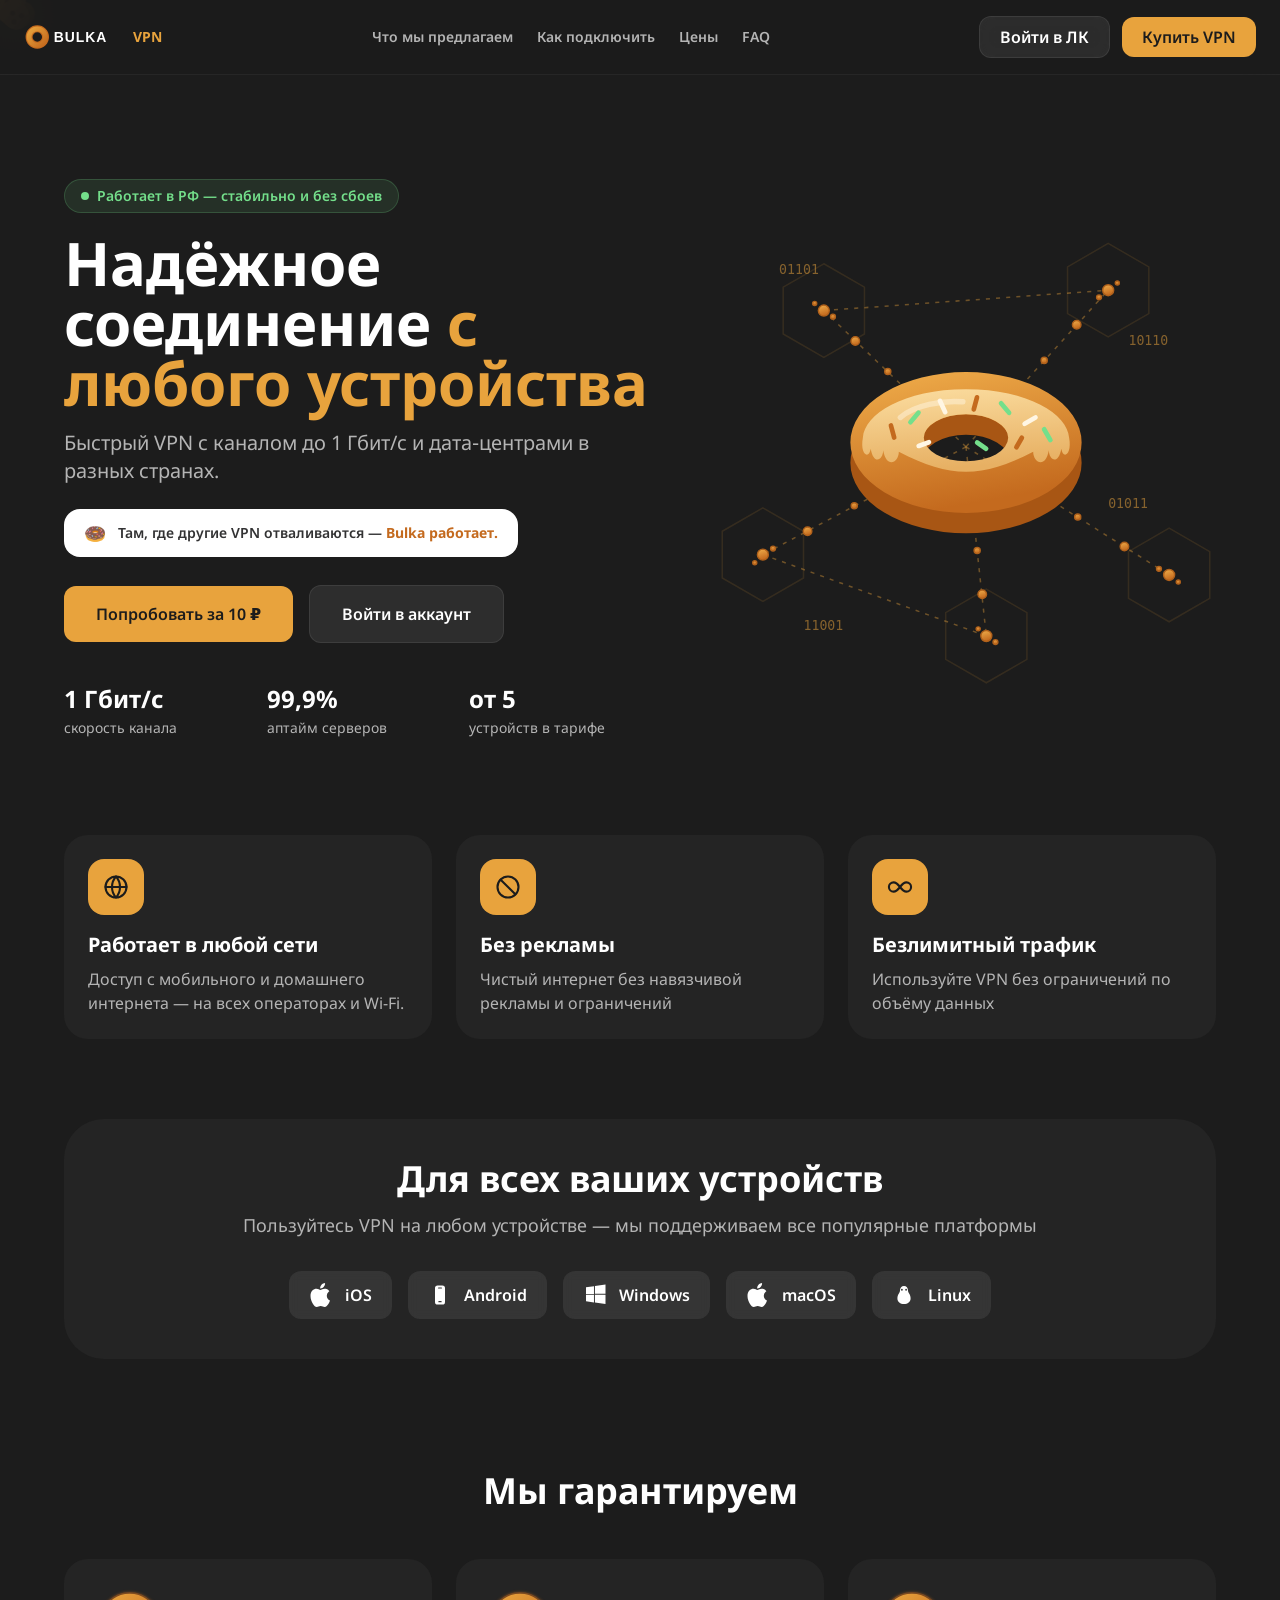
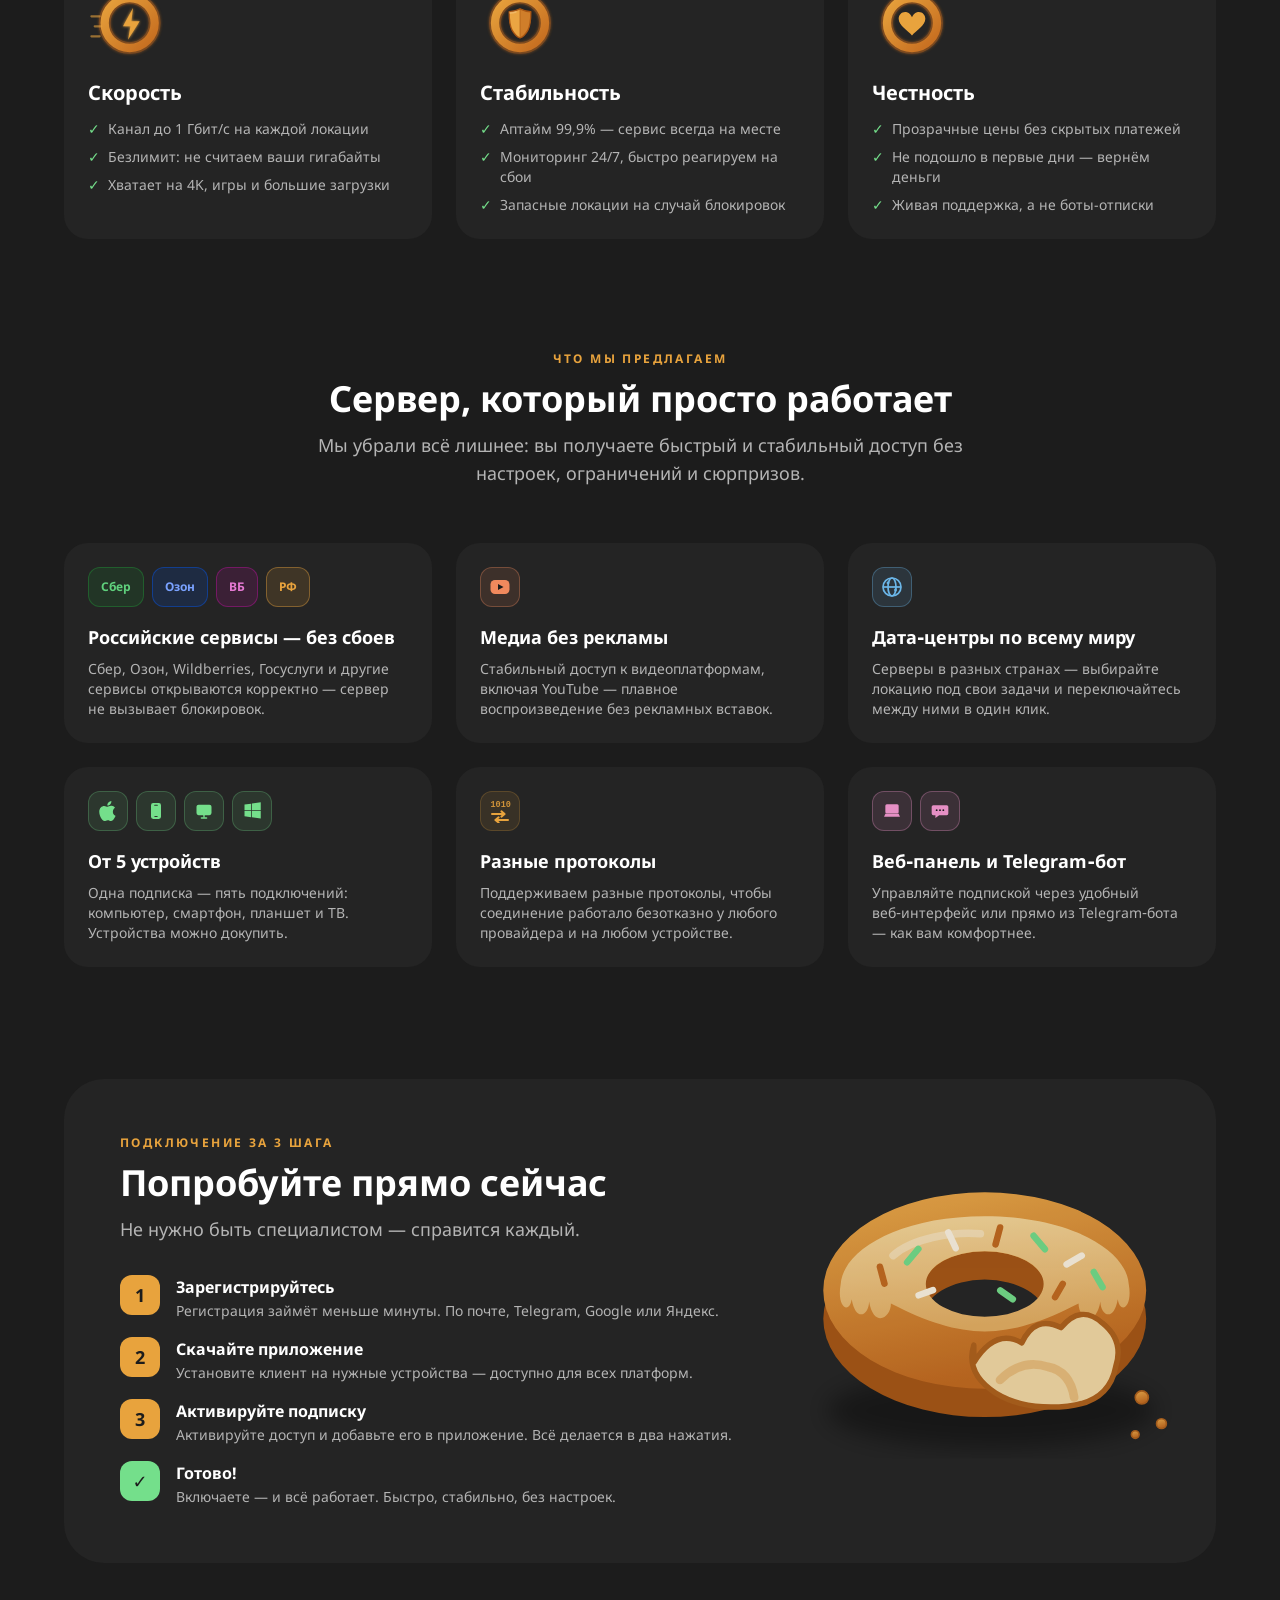
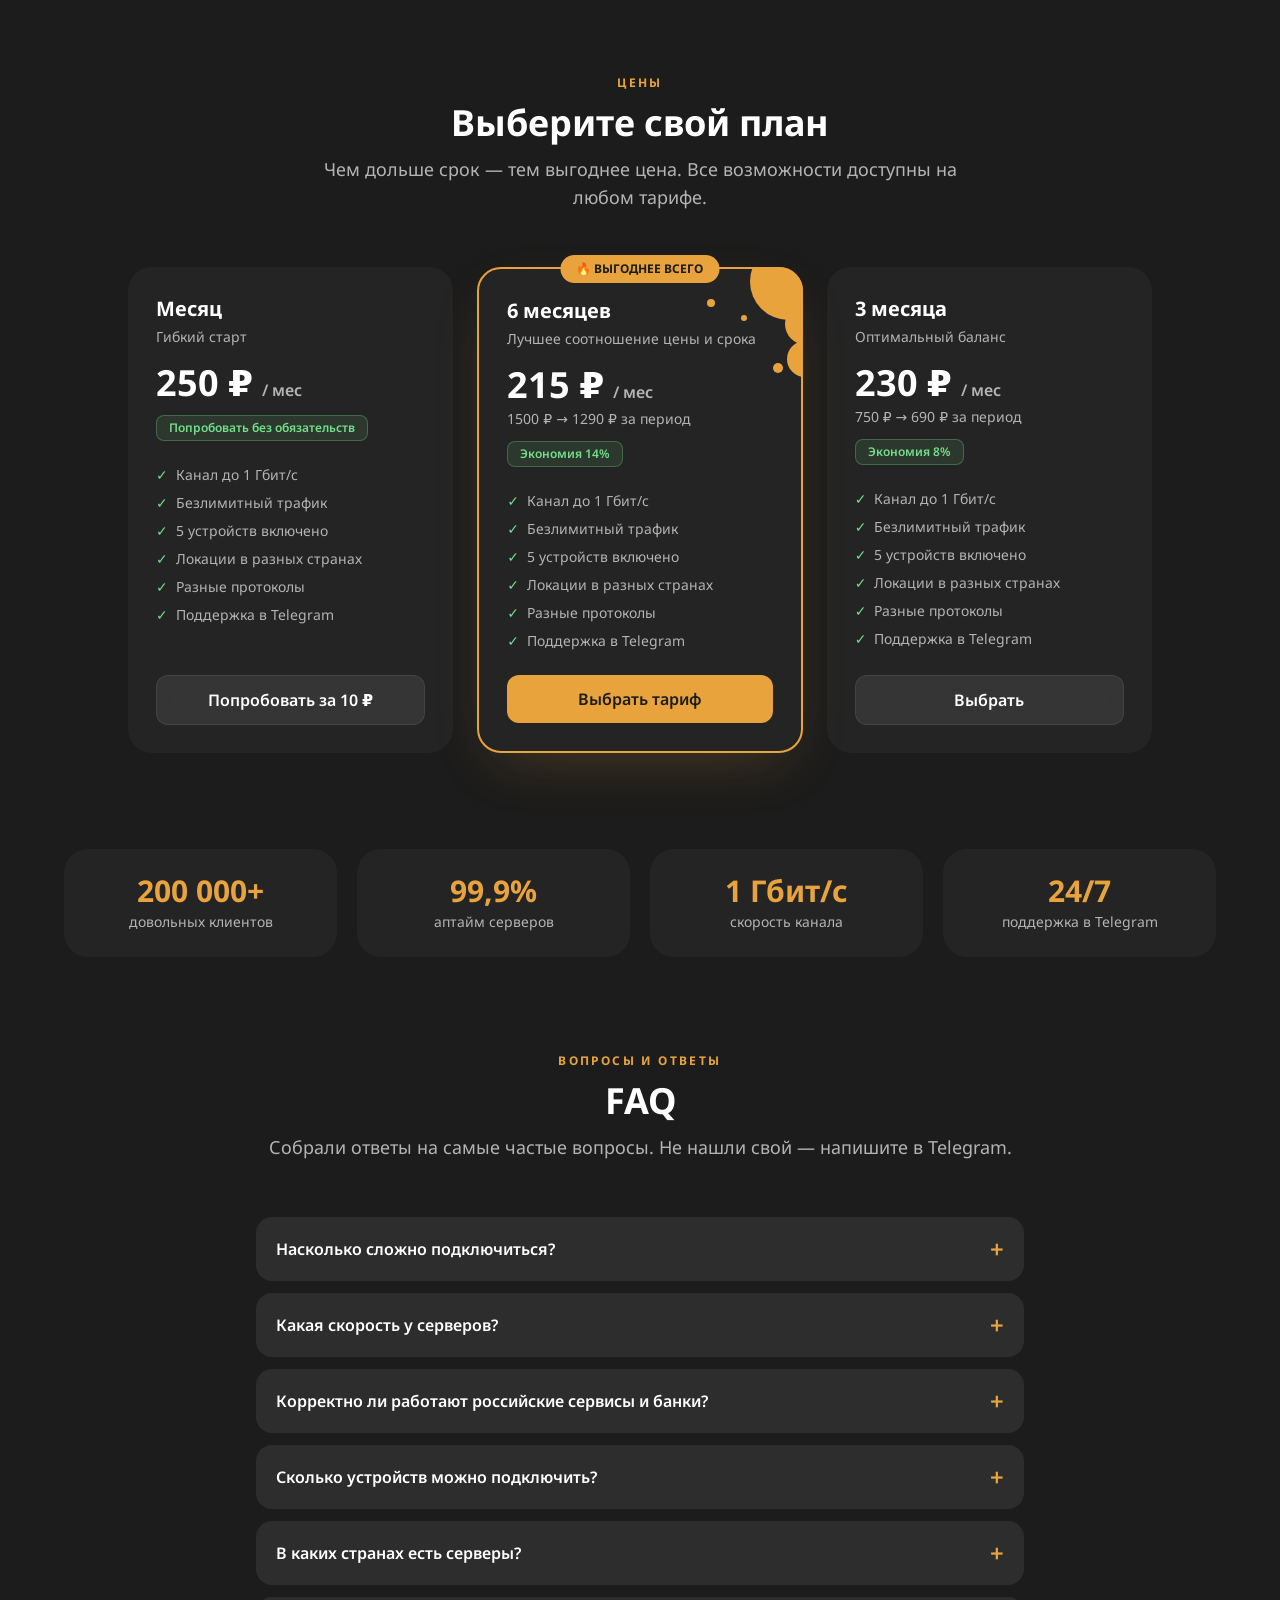
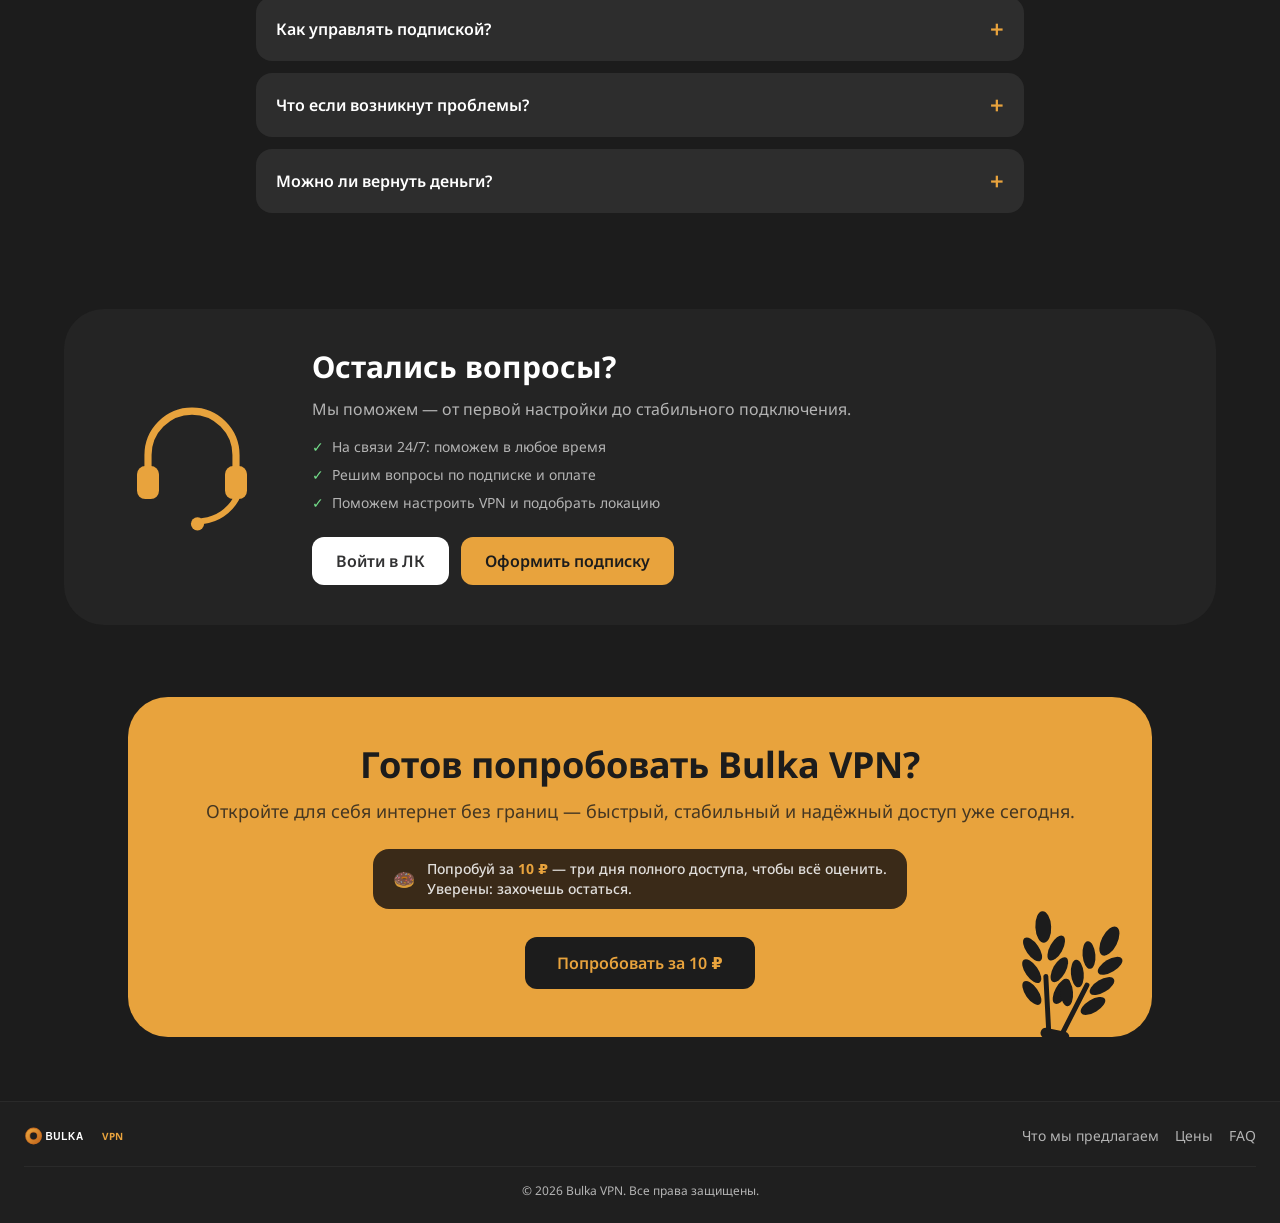
<file: site/index.html>
<!DOCTYPE html>
<html lang="ru">
<head>
<meta charset="UTF-8">
<meta name="viewport" content="width=device-width, initial-scale=1.0">
<meta name="color-scheme" content="dark">

<title>Bulka VPN — быстрый и надёжный VPN-сервис</title>
<meta name="title" content="Bulka VPN — быстрый и надёжный VPN-сервис">
<meta name="description" content="Bulka VPN — защищаем вашу конфиденциальность в интернете. Серверы с каналом до 1 Гбит/с, локации в разных странах, безлимитный трафик, поддержка всех платформ.">
<meta name="keywords" content="VPN, Bulka VPN, быстрый VPN, безопасный интернет, обход блокировок, шифрование, анонимность, безлимитный VPN">
<meta name="robots" content="index, follow">
<meta name="language" content="Russian">
<meta name="author" content="Bulka VPN">
<meta name="theme-color" content="#1C1C1C">

<!-- Open Graph / Twitter -->
<meta property="og:type" content="website">
<meta property="og:site_name" content="Bulka VPN">
<meta property="og:url" content="https://bulkavpn.net/">
<meta property="og:title" content="Bulka VPN — быстрый и надёжный VPN-сервис">
<meta property="og:description" content="Быстрый VPN с каналом до 1 Гбит/с, безлимитным трафиком и локациями в разных странах. Надёжное соединение с любого устройства.">
<meta property="og:image" content="https://bulkavpn.net/assets/og.png">
<meta name="twitter:card" content="summary_large_image">
<meta name="twitter:title" content="Bulka VPN — быстрый и надёжный VPN-сервис">
<meta name="twitter:description" content="Быстрый VPN с каналом до 1 Гбит/с, безлимитным трафиком и локациями в разных странах.">
<meta name="twitter:image" content="https://bulkavpn.net/assets/og.png">

<link rel="icon" href="assets/hex.svg" type="image/svg+xml">
<link rel="apple-touch-icon" href="assets/hex.svg">
<link rel="canonical" href="https://bulkavpn.net/">

<!-- Preload локальных шрифтов -->
<link rel="preload" href="assets/fonts/noto-sans-cyrillic.woff2" as="font" type="font/woff2" crossorigin>
<link rel="preload" href="assets/fonts/noto-sans-latin.woff2" as="font" type="font/woff2" crossorigin>

<!-- Структурированные данные (Schema.org) -->
<script type="application/ld+json">
{
  "@context": "https://schema.org",
  "@graph": [
    {
      "@type": "Organization",
      "@id": "https://bulkavpn.net/#org",
      "name": "Bulka VPN",
      "url": "https://bulkavpn.net/",
      "logo": "https://bulkavpn.net/assets/og.png"
    },
    {
      "@type": "WebSite",
      "@id": "https://bulkavpn.net/#website",
      "name": "Bulka VPN",
      "url": "https://bulkavpn.net/",
      "inLanguage": "ru",
      "publisher": { "@id": "https://bulkavpn.net/#org" }
    },
    {
      "@type": "Product",
      "name": "Bulka VPN",
      "description": "Быстрый VPN с каналом до 1 Гбит/с, безлимитным трафиком и локациями в разных странах.",
      "brand": { "@id": "https://bulkavpn.net/#org" },
      "offers": [
        { "@type": "Offer", "name": "Месяц", "price": "250", "priceCurrency": "RUB", "url": "https://bulkavpn.net/#pricing", "availability": "https://schema.org/InStock" },
        { "@type": "Offer", "name": "3 месяца", "price": "690", "priceCurrency": "RUB", "url": "https://bulkavpn.net/#pricing", "availability": "https://schema.org/InStock" },
        { "@type": "Offer", "name": "6 месяцев", "price": "1290", "priceCurrency": "RUB", "url": "https://bulkavpn.net/#pricing", "availability": "https://schema.org/InStock" }
      ]
    },
    {
      "@type": "FAQPage",
      "mainEntity": [
        { "@type": "Question", "name": "Насколько сложно подключиться?", "acceptedAnswer": { "@type": "Answer", "text": "Всё займёт пару минут: оплачиваете тариф, скачиваете приложение, добавляете подписку по ключу — и сервер готов к работе. Никаких ручных настроек." } },
        { "@type": "Question", "name": "Какая скорость у серверов?", "acceptedAnswer": { "@type": "Answer", "text": "Канал каждого сервера — до 1 Гбит/с. Этого с запасом хватает для видео в 4K, больших загрузок и онлайн-игр без задержек." } },
        { "@type": "Question", "name": "Корректно ли работают российские сервисы и банки?", "acceptedAnswer": { "@type": "Answer", "text": "Да. ВКонтакте, Ozon, Wildberries, Сбер, Альфа-Банк и другие сервисы открываются корректно и без дополнительных проверок безопасности." } },
        { "@type": "Question", "name": "Сколько устройств можно подключить?", "acceptedAnswer": { "@type": "Answer", "text": "5 устройств уже включено в тариф в рамках одной подписки — подключайте компьютер, телефон, планшет или поделитесь подпиской с близкими. Также можно докупить дополнительные устройства." } },
        { "@type": "Question", "name": "В каких странах есть серверы?", "acceptedAnswer": { "@type": "Answer", "text": "Дата-центры расположены в разных странах. Локацию можно выбирать и переключать в любой момент прямо в приложении." } },
        { "@type": "Question", "name": "Как управлять подпиской?", "acceptedAnswer": { "@type": "Answer", "text": "Доступны два способа: удобный веб-интерфейс и Telegram-бот. Выбирайте то, что комфортнее именно вам." } },
        { "@type": "Question", "name": "Что если возникнут проблемы?", "acceptedAnswer": { "@type": "Answer", "text": "Наша поддержка на связи в Telegram. Отвечаем быстро и помогаем довести подключение до результата." } },
        { "@type": "Question", "name": "Можно ли вернуть деньги?", "acceptedAnswer": { "@type": "Answer", "text": "Если что-то пойдёт не так в первые дни — напишите в поддержку, мы поможем решить вопрос или оформим возврат." } }
      ]
    }
  ]
}
</script>

<!-- Tailwind (статическая сборка) -->
<link rel="stylesheet" href="assets/tailwind.css">

<style>
  /* Noto Sans — локальные вариативные шрифты */
  @font-face {
    font-family: 'Noto Sans';
    font-style: normal;
    font-weight: 100 900;
    font-display: swap;
    src: url('assets/fonts/noto-sans-cyrillic.woff2') format('woff2');
    unicode-range: U+0301, U+0400-045F, U+0490-0491, U+04B0-04B1, U+2116;
  }
  @font-face {
    font-family: 'Noto Sans';
    font-style: normal;
    font-weight: 100 900;
    font-display: swap;
    src: url('assets/fonts/noto-sans-latin.woff2') format('woff2');
    unicode-range: U+0000-00FF, U+0131, U+0152-0153, U+02BB-02BC, U+02C6, U+02DA, U+02DC, U+0304, U+0308, U+0329, U+2000-206F, U+20AC, U+2122, U+2191, U+2193, U+2212, U+2215, U+FEFF, U+FFFD;
  }

  html { scroll-behavior: smooth; }
  body {
    font-family: 'Noto Sans', ui-sans-serif, system-ui, sans-serif;
    background: #1C1C1C;
    color: #fff;
    min-height: 100vh;
    overflow-x: hidden;
  }
  ::selection { background: #E8A33D; color: #000; }

  /* Кнопки в стиле Bulka */
  .btn-primary {
    display: inline-flex; align-items: center; justify-content: center; gap: 8px;
    background: #E8A33D; color: #1C1C1C;
    font-weight: 600; font-size: 16px;
    padding: 12px 24px; border-radius: 12px;
    transition: opacity .2s, filter .2s, transform .2s;
  }
  .btn-primary:hover { filter: brightness(110%); transform: translateY(-1px); }

  .btn-secondary {
    display: inline-flex; align-items: center; justify-content: center; gap: 8px;
    background: rgba(255,255,255,.08); color: #fff;
    font-weight: 600; font-size: 16px;
    padding: 12px 24px; border-radius: 12px;
    backdrop-filter: blur(8px);
    border: 1px solid rgba(255,255,255,.08);
    transition: background .2s, transform .2s;
  }
  .btn-secondary:hover { background: rgba(255,255,255,.14); transform: translateY(-1px); }

  .btn-white {
    display: inline-flex; align-items: center; justify-content: center; gap: 8px;
    background: #fff; color: #323233;
    font-weight: 600; font-size: 16px;
    padding: 12px 24px; border-radius: 12px;
    transition: background .2s, transform .2s;
  }
  .btn-white:hover { background: #f0f0f0; transform: translateY(-1px); }

  /* Карточки Bulka */
  .card {
    background: #242424;
    border-radius: 24px;
    padding: 24px;
    transition: transform .25s cubic-bezier(.16,1,.3,1), background .25s;
  }
  .card:hover { transform: translateY(-4px); background: #2a2a2a; }

  .skip-link { position: absolute; left: -9999px; top: -9999px; }
  .skip-link:focus {
    position: fixed; left: 12px; top: 12px; z-index: 9999;
    background: #E8A33D; color: #1C1C1C; padding: 10px 14px; border-radius: 10px; font-weight: 700;
  }

  /* Reveal-on-scroll */
  .reveal { opacity: 0; transform: translateY(28px); transition: opacity .8s cubic-bezier(.16,1,.3,1), transform .8s cubic-bezier(.16,1,.3,1); }
  .reveal.show { opacity: 1; transform: none; }

  /* FAQ accordion */
  .qa .ans { max-height: 0; overflow: hidden; transition: max-height .4s cubic-bezier(.16,1,.3,1); }
  .qa.open .ans { max-height: 400px; }
  .qa.open .arr { transform: rotate(45deg); }
  .qa .arr { transition: transform .3s cubic-bezier(.16,1,.3,1); }

  /* CTA «Попробовать за 10 ₽» — мягкий скользящий блик раз в несколько секунд */
  .cta-shine { position: relative; overflow: hidden; }
  .cta-shine::after {
    content: ""; position: absolute; top: 0; bottom: 0; left: 0; width: 45%;
    background: linear-gradient(100deg, transparent 0%, rgba(255,255,255,.45) 50%, transparent 100%);
    transform: translateX(-160%) skewX(-18deg);
    animation: cta-shine 3s ease-in-out infinite;
    pointer-events: none;
  }
  @keyframes cta-shine {
    0%   { transform: translateX(-160%) skewX(-18deg); }
    22%  { transform: translateX(320%)  skewX(-18deg); }
    100% { transform: translateX(320%)  skewX(-18deg); }
  }
  @media (prefers-reduced-motion: reduce) { .cta-shine::after { animation: none; display: none; } }

  /* Раз в несколько секунд иконку поддержки «потряхивает» — как звонок старого телефона */
  @keyframes ring-shake {
    0%, 87%, 100% { transform: rotate(0deg); }
    88%   { transform: rotate(-11deg); }
    90%   { transform: rotate(9deg); }
    92%   { transform: rotate(-7deg); }
    94%   { transform: rotate(5deg); }
    96%   { transform: rotate(-3deg); }
    98%   { transform: rotate(1.5deg); }
  }
  .ring-shake { animation: ring-shake 3.2s ease-in-out infinite; transform-origin: 50% 50%; }
  @media (prefers-reduced-motion: reduce) { .ring-shake { animation: none; } }
</style>
</head>

<body class="font-body">

<div id="root">
  <a href="#content" class="skip-link">К основному содержимому</a>

  <div class="min-h-screen flex flex-col bg-bulka-bg">
    <!-- Плавающие пончики на фоне -->
    <canvas id="hex-canvas" class="fixed inset-0 pointer-events-none z-0" style="width:100%;height:100%;opacity:.35"></canvas>

    <!-- ================= HEADER ================= -->
    <div class="relative z-20">
      <header class="sticky top-0 w-full bg-bulka-bg/85 backdrop-blur-xl border-b border-white/5">
        <div class="max-w-7xl mx-auto px-4 py-3 sm:px-6 sm:py-4">
          <div class="flex items-center justify-between gap-3">
            <a class="flex shrink-0 items-center gap-1.5 sm:gap-2" href="/">
              <img src="assets/logo.svg" alt="Bulka VPN" class="h-6 sm:h-7 w-auto object-contain shrink-0">
              <span class="text-bulka-yellow font-bold text-xs sm:text-sm tracking-wide uppercase">VPN</span>
            </a>
            <nav class="hidden md:flex items-center gap-6 text-sm font-semibold text-bulka-text-gray">
              <a href="#features" class="hover:text-white transition-colors">Что мы предлагаем</a>
              <a href="#how" class="hover:text-white transition-colors">Как подключить</a>
              <a href="#pricing" class="hover:text-white transition-colors">Цены</a>
              <a href="#faq" class="hover:text-white transition-colors">FAQ</a>
            </nav>
            <div class="flex shrink-0 items-center gap-2 sm:gap-3">
              <a class="hidden sm:inline-flex btn-secondary !py-2.5 !px-5 text-sm" href="https://cabinet.bulkavpn.net/login">Войти в ЛК</a>
              <a class="btn-primary !py-2.5 !px-5 text-sm" href="https://cabinet.bulkavpn.net/buy/main">Купить VPN</a>
            </div>
          </div>
        </div>
      </header>
    </div>

    <!-- ================= MAIN ================= -->
    <main id="content" tabindex="-1" class="flex-1 relative z-10 px-3 py-4 sm:px-4 sm:py-6">
      <div class="max-w-7xl mx-auto">

        <!-- ============ HERO ============ -->
        <section class="relative px-3 py-10 sm:px-4 sm:py-14 md:py-20">
          <div class="max-w-6xl mx-auto grid grid-cols-1 lg:grid-cols-[1.1fr_.9fr] gap-10 items-center">
            <div class="text-center lg:text-left relative z-10">
              <div class="inline-flex items-center gap-2 mb-5 px-4 py-1.5 rounded-full text-xs sm:text-sm font-semibold text-bulka-green bg-bulka-green/10 border border-bulka-green/20 animate-fade-in">
                <span class="w-2 h-2 rounded-full bg-bulka-green animate-pulse-dot"></span>
                Работает в РФ — стабильно и без сбоев
              </div>
              <h1 class="text-4xl sm:text-5xl md:text-6xl font-bold text-white mb-4 animate-fade-in leading-[1.05]">
                Надёжное соединение <span class="text-bulka-yellow">с любого устройства</span>
              </h1>
              <p class="text-base sm:text-lg md:text-xl text-bulka-text-gray mb-6 animate-fade-in max-w-xl mx-auto lg:mx-0" style="animation-delay:.1s">
                Быстрый VPN с каналом до 1&nbsp;Гбит/с и дата‑центрами в разных странах.
              </p>
              <div class="flex justify-center lg:justify-start animate-fade-in mb-7" style="animation-delay:.15s">
                <div class="inline-flex items-center gap-2 sm:gap-3 rounded-2xl bg-white text-bulka-gray-dark px-4 py-2.5 sm:px-5 text-xs sm:text-sm font-semibold leading-snug max-w-2xl text-left">
                  <span class="text-base sm:text-lg leading-none shrink-0">🍩</span>
                  <span>Там, где другие VPN отваливаются — <span class="font-bold text-bulka-orange">Bulka работает.</span></span>
                </div>
              </div>
              <div class="flex flex-col sm:flex-row gap-3 sm:gap-4 justify-center lg:justify-start items-stretch sm:items-center animate-fade-in max-w-md sm:max-w-none mx-auto lg:mx-0" style="animation-delay:.2s">
                <a class="btn-primary cta-shine w-full sm:w-auto text-base sm:text-lg !px-8 !py-3.5" href="https://cabinet.bulkavpn.net/buy/main">Попробовать за 10 ₽</a>
                <a class="btn-secondary w-full sm:w-auto text-base sm:text-lg !px-8 !py-3.5" href="https://cabinet.bulkavpn.net/login">Войти в аккаунт</a>
              </div>
              <!-- Метрики -->
              <div class="grid grid-cols-3 gap-3 sm:gap-8 mt-10 max-w-xl mx-auto lg:mx-0 animate-fade-in" style="animation-delay:.25s">
                <div class="min-w-0"><b class="block text-lg sm:text-2xl font-bold text-white leading-tight">1 Гбит/с</b><span class="text-[11px] sm:text-sm text-bulka-text-gray">скорость канала</span></div>
                <div class="min-w-0"><b class="block text-lg sm:text-2xl font-bold text-white leading-tight">99,9%</b><span class="text-[11px] sm:text-sm text-bulka-text-gray">аптайм серверов</span></div>
                <div class="min-w-0"><b class="block text-lg sm:text-2xl font-bold text-white leading-tight">от 5</b><span class="text-[11px] sm:text-sm text-bulka-text-gray">устройств в тарифе</span></div>
              </div>
            </div>
            <div class="relative z-10 hidden lg:block animate-fade-in" style="animation-delay:.2s">
              <img src="assets/hero.svg" alt="Bulka VPN" class="w-full max-w-[33rem] mx-auto animate-float-slow">
            </div>
          </div>
        </section>

        <!-- ============ HERO CARDS ============ -->
        <section class="py-4 px-3 sm:px-4">
          <div class="max-w-6xl mx-auto grid grid-cols-1 sm:grid-cols-2 xl:grid-cols-3 gap-4 sm:gap-6">
            <div class="card reveal">
              <div class="w-14 h-14 bg-bulka-yellow rounded-2xl flex items-center justify-center mb-4">
                <svg fill="none" stroke="#1C1C1C" viewBox="0 0 24 24" class="w-7 h-7" stroke-width="1.8" stroke-linecap="round" stroke-linejoin="round" aria-hidden="true">
                  <circle cx="12" cy="12" r="9"></circle><path d="M3 12h18"></path>
                  <path d="M12 3a13.5 13.5 0 0 1 0 18 13.5 13.5 0 0 1 0-18"></path>
                </svg>
              </div>
              <h3 class="text-lg sm:text-xl font-bold text-white mb-2">Работает в любой сети</h3>
              <p class="text-sm sm:text-base text-bulka-text-gray">Доступ с мобильного и домашнего интернета — на всех операторах и Wi-Fi.</p>
            </div>
            <div class="card reveal">
              <div class="w-14 h-14 bg-bulka-yellow rounded-2xl flex items-center justify-center mb-4">
                <svg fill="none" stroke="#1C1C1C" viewBox="0 0 24 24" class="w-7 h-7" stroke-width="1.8" stroke-linecap="round" stroke-linejoin="round" aria-hidden="true">
                  <circle cx="12" cy="12" r="9"></circle><path d="m5.7 5.7 12.6 12.6"></path>
                </svg>
              </div>
              <h3 class="text-lg sm:text-xl font-bold text-white mb-2">Без рекламы</h3>
              <p class="text-sm sm:text-base text-bulka-text-gray">Чистый интернет без навязчивой рекламы и ограничений</p>
            </div>
            <div class="card reveal">
              <div class="w-14 h-14 bg-bulka-yellow rounded-2xl flex items-center justify-center mb-4">
                <svg fill="none" stroke="#1C1C1C" viewBox="0 0 24 24" class="w-7 h-7" stroke-width="1.8" stroke-linecap="round" stroke-linejoin="round" aria-hidden="true">
                  <path d="M12 12c-2-2.67-3.6-4-5.5-4a4 4 0 1 0 0 8c1.9 0 3.5-1.33 5.5-4Z"></path>
                  <path d="M12 12c2 2.67 3.6 4 5.5 4a4 4 0 0 0 0-8c-1.9 0-3.5 1.33-5.5 4Z"></path>
                </svg>
              </div>
              <h3 class="text-lg sm:text-xl font-bold text-white mb-2">Безлимитный трафик</h3>
              <p class="text-sm sm:text-base text-bulka-text-gray">Используйте VPN без ограничений по объёму данных</p>
            </div>
          </div>
        </section>

        <!-- ============ PLATFORMS (из Bulka) ============ -->
        <section class="py-12 sm:py-16 px-3 sm:px-4">
          <div class="max-w-6xl mx-auto bg-bulka-bg-secondary rounded-3xl md:rounded-bulka p-6 md:p-10 reveal">
            <div class="text-center mb-8">
              <h2 class="text-2xl sm:text-3xl md:text-4xl font-bold text-white mb-3">Для всех ваших устройств</h2>
              <p class="text-base sm:text-lg text-bulka-text-gray">Пользуйтесь VPN на любом устройстве — мы поддерживаем все популярные платформы</p>
            </div>
            <div class="flex flex-wrap justify-center gap-3 sm:gap-4">
              <div class="bg-white/[.08] flex gap-2 md:gap-3 items-center justify-center px-4 md:px-5 py-2.5 md:py-3 rounded-xl backdrop-blur-sm hover:bg-white/[.14] transition-colors">
                <span class="w-5 h-5 md:w-6 md:h-6 text-white"><svg class="block w-full h-full" fill="none" viewBox="0 0 24 24" aria-hidden="true"><path d="M20.4144 8.1816C20.2752 8.2896 17.8176 9.6744 17.8176 12.7536C17.8176 16.3152 20.9448 17.5752 21.0384 17.6064C21.024 17.6832 20.5416 19.332 19.3896 21.012C18.3624 22.4904 17.2896 23.9664 15.6576 23.9664C14.0256 23.9664 13.6056 23.0184 11.7216 23.0184C9.8856 23.0184 9.2328 23.9976 7.74 23.9976C6.2472 23.9976 5.2056 22.6296 4.008 20.9496C2.6208 18.9768 1.5 15.912 1.5 13.0032C1.5 8.3376 4.5336 5.8632 7.5192 5.8632C9.1056 5.8632 10.428 6.9048 11.424 6.9048C12.372 6.9048 13.8504 5.8008 15.6552 5.8008C16.3392 5.8008 18.7968 5.8632 20.4144 8.1816ZM14.7984 3.8256C15.5448 2.94 16.0728 1.7112 16.0728 0.4824C16.0728 0.312 16.0584 0.1392 16.0272 0C14.8128 0.0456 13.368 0.8088 12.4968 1.8192C11.8128 2.5968 11.1744 3.8256 11.1744 5.0712C11.1744 5.2584 11.2056 5.4456 11.22 5.5056C11.2968 5.52 11.4216 5.5368 11.5464 5.5368C12.636 5.5368 14.0064 4.8072 14.7984 3.8256Z" fill="currentColor"></path></svg></span>
                <span class="font-semibold text-sm md:text-base">iOS</span>
              </div>
              <div class="bg-white/[.08] flex gap-2 md:gap-3 items-center justify-center px-4 md:px-5 py-2.5 md:py-3 rounded-xl backdrop-blur-sm hover:bg-white/[.14] transition-colors">
                <span class="w-5 h-5 md:w-6 md:h-6 text-white"><svg class="block w-full h-full" fill="none" viewBox="0 0 24 24" aria-hidden="true"><path fill="currentColor" fill-rule="evenodd" d="M9.6 2.5H14.4A2.6 2.6 0 0 1 17 5.1V18.9A2.6 2.6 0 0 1 14.4 21.5H9.6A2.6 2.6 0 0 1 7 18.9V5.1A2.6 2.6 0 0 1 9.6 2.5ZM10.6 4.4A0.6 0.6 0 0 0 10.6 5.6H13.4A0.6 0.6 0 0 0 13.4 4.4ZM10.9 18.1A0.6 0.6 0 0 0 10.9 19.3H13.1A0.6 0.6 0 0 0 13.1 18.1Z"/></svg></span>
                <span class="font-semibold text-sm md:text-base">Android</span>
              </div>
              <div class="bg-white/[.08] flex gap-2 md:gap-3 items-center justify-center px-4 md:px-5 py-2.5 md:py-3 rounded-xl backdrop-blur-sm hover:bg-white/[.14] transition-colors">
                <span class="w-5 h-5 md:w-6 md:h-6 text-white"><svg class="block w-full h-full" fill="none" viewBox="0 0 24 24" aria-hidden="true"><path d="M3 4.27073L10.9728 3.18496L10.9764 10.8754L3.00737 10.9207L3 4.27073ZM10.969 11.7614L10.9753 19.4586L3.00626 18.363L3.00581 11.7098L10.969 11.7614ZM11.9355 3.04287L22.5068 1.5V10.7775L11.9355 10.8615V3.04287ZM22.5092 11.8338L22.5068 21.0696L11.9355 19.5776L11.9207 11.8166L22.5092 11.8338Z" fill="currentColor"></path></svg></span>
                <span class="font-semibold text-sm md:text-base">Windows</span>
              </div>
              <div class="bg-white/[.08] flex gap-2 md:gap-3 items-center justify-center px-4 md:px-5 py-2.5 md:py-3 rounded-xl backdrop-blur-sm hover:bg-white/[.14] transition-colors">
                <span class="w-5 h-5 md:w-6 md:h-6 text-white"><svg class="block w-full h-full" fill="none" viewBox="0 0 24 24" aria-hidden="true"><path d="M20.4144 8.1816C20.2752 8.2896 17.8176 9.6744 17.8176 12.7536C17.8176 16.3152 20.9448 17.5752 21.0384 17.6064C21.024 17.6832 20.5416 19.332 19.3896 21.012C18.3624 22.4904 17.2896 23.9664 15.6576 23.9664C14.0256 23.9664 13.6056 23.0184 11.7216 23.0184C9.8856 23.0184 9.2328 23.9976 7.74 23.9976C6.2472 23.9976 5.2056 22.6296 4.008 20.9496C2.6208 18.9768 1.5 15.912 1.5 13.0032C1.5 8.3376 4.5336 5.8632 7.5192 5.8632C9.1056 5.8632 10.428 6.9048 11.424 6.9048C12.372 6.9048 13.8504 5.8008 15.6552 5.8008C16.3392 5.8008 18.7968 5.8632 20.4144 8.1816ZM14.7984 3.8256C15.5448 2.94 16.0728 1.7112 16.0728 0.4824C16.0728 0.312 16.0584 0.1392 16.0272 0C14.8128 0.0456 13.368 0.8088 12.4968 1.8192C11.8128 2.5968 11.1744 3.8256 11.1744 5.0712C11.1744 5.2584 11.2056 5.4456 11.22 5.5056C11.2968 5.52 11.4216 5.5368 11.5464 5.5368C12.636 5.5368 14.0064 4.8072 14.7984 3.8256Z" fill="currentColor"></path></svg></span>
                <span class="font-semibold text-sm md:text-base">macOS</span>
              </div>
              <div class="bg-white/[.08] flex gap-2 md:gap-3 items-center justify-center px-4 md:px-5 py-2.5 md:py-3 rounded-xl backdrop-blur-sm hover:bg-white/[.14] transition-colors">
                <span class="w-5 h-5 md:w-6 md:h-6 text-white"><svg class="block w-full h-full" fill="none" viewBox="0 0 24 24" aria-hidden="true"><path fill="currentColor" fill-rule="evenodd" d="M12 3C9.5 3 8 5 8 7.3c0 1.3-.5 2.1-1.1 3.1C6 11.9 5.4 13.2 5.4 15.4 5.4 18.6 8.3 21 12 21s6.6-2.4 6.6-5.6c0-2.2-.6-3.5-1.5-5C16.5 9.4 16 8.6 16 7.3 16 5 14.5 3 12 3ZM9 6.65a.9 1 0 1 0 1.8 0 .9 1 0 1 0-1.8 0ZM13.2 6.65a.9 1 0 1 0 1.8 0 .9 1 0 1 0-1.8 0Z"/></svg></span>
                <span class="font-semibold text-sm md:text-base">Linux</span>
              </div>
            </div>
          </div>
        </section>

        <!-- ============ МЫ ГАРАНТИРУЕМ (из Bulka) ============ -->
        <section class="py-8 sm:py-12 px-3 sm:px-4">
          <div class="max-w-6xl mx-auto">
            <h2 class="text-2xl sm:text-3xl md:text-4xl font-bold text-white text-center mb-8 sm:mb-12 reveal">Мы гарантируем</h2>
            <div class="grid grid-cols-1 md:grid-cols-3 gap-5 sm:gap-6">
              <div class="card reveal flex flex-col">
                <img src="assets/speed.svg" alt="Скорость" class="w-20 h-20 object-contain mb-4">
                <h3 class="text-xl font-bold text-white mb-3">Скорость</h3>
                <ul class="space-y-2 text-sm text-bulka-text-gray">
                  <li class="flex gap-2"><span class="text-bulka-green shrink-0">✓</span>Канал до 1 Гбит/с на каждой локации</li>
                  <li class="flex gap-2"><span class="text-bulka-green shrink-0">✓</span>Безлимит: не считаем ваши гигабайты</li>
                  <li class="flex gap-2"><span class="text-bulka-green shrink-0">✓</span>Хватает на 4K, игры и большие загрузки</li>
                </ul>
              </div>
              <div class="card reveal flex flex-col">
                <img src="assets/stability.svg" alt="Стабильность" class="w-20 h-20 object-contain mb-4">
                <h3 class="text-xl font-bold text-white mb-3">Стабильность</h3>
                <ul class="space-y-2 text-sm text-bulka-text-gray">
                  <li class="flex gap-2"><span class="text-bulka-green shrink-0">✓</span>Аптайм 99,9% — сервис всегда на месте</li>
                  <li class="flex gap-2"><span class="text-bulka-green shrink-0">✓</span>Мониторинг 24/7, быстро реагируем на сбои</li>
                  <li class="flex gap-2"><span class="text-bulka-green shrink-0">✓</span>Запасные локации на случай блокировок</li>
                </ul>
              </div>
              <div class="card reveal flex flex-col">
                <img src="assets/honesty.svg" alt="Честность" class="w-20 h-20 object-contain mb-4">
                <h3 class="text-xl font-bold text-white mb-3">Честность</h3>
                <ul class="space-y-2 text-sm text-bulka-text-gray">
                  <li class="flex gap-2"><span class="text-bulka-green shrink-0">✓</span>Прозрачные цены без скрытых платежей</li>
                  <li class="flex gap-2"><span class="text-bulka-green shrink-0">✓</span>Не подошло в первые дни — вернём деньги</li>
                  <li class="flex gap-2"><span class="text-bulka-green shrink-0">✓</span>Живая поддержка, а не боты-отписки</li>
                </ul>
              </div>
            </div>
          </div>
        </section>

        <!-- ============ FEATURES ============ -->
        <section id="features" class="py-12 sm:py-16 px-3 sm:px-4">
          <div class="max-w-6xl mx-auto">
            <div class="text-center max-w-2xl mx-auto mb-10 sm:mb-14 reveal">
              <div class="text-bulka-yellow font-bold text-xs tracking-[.2em] uppercase mb-3">Что мы предлагаем</div>
              <h2 class="text-2xl sm:text-3xl md:text-4xl font-bold text-white mb-3">Сервер, который просто работает</h2>
              <p class="text-base sm:text-lg text-bulka-text-gray">Мы убрали всё лишнее: вы получаете быстрый и стабильный доступ без настроек, ограничений и сюрпризов.</p>
            </div>
            <div class="grid grid-cols-1 sm:grid-cols-2 lg:grid-cols-3 gap-5 sm:gap-6">
              <div class="card reveal">
                <div class="flex flex-wrap gap-2 mb-4">
                  <span class="h-10 px-3 rounded-xl border text-xs font-bold flex items-center" style="background:rgba(33,160,56,.14);border-color:rgba(33,160,56,.38);color:#5FD07C">Сбер</span>
                  <span class="h-10 px-3 rounded-xl border text-xs font-bold flex items-center" style="background:rgba(0,91,255,.14);border-color:rgba(0,91,255,.4);color:#7AA2FF">Озон</span>
                  <span class="h-10 px-3 rounded-xl border text-xs font-bold flex items-center" style="background:rgba(203,17,171,.14);border-color:rgba(203,17,171,.4);color:#E579D3">ВБ</span>
                  <span class="h-10 px-3 rounded-xl border text-xs font-bold flex items-center" style="background:rgba(232,163,61,.14);border-color:rgba(232,163,61,.4);color:#E8A33D">РФ</span>
                </div>
                <h3 class="text-lg font-bold text-white mb-2">Российские сервисы — без сбоев</h3>
                <p class="text-sm text-bulka-text-gray">Сбер, Озон, Wildberries, Госуслуги и другие сервисы открываются корректно — сервер не вызывает блокировок.</p>
              </div>
              <div class="card reveal">
                <div class="w-10 h-10 rounded-xl border flex items-center justify-center mb-4" style="background:rgba(240,137,93,.12);border-color:rgba(240,137,93,.32);color:#F0895D">
                  <svg class="w-6 h-6" viewBox="0 0 24 24" fill="none" aria-hidden="true"><rect x="2.5" y="5" width="19" height="14" rx="4.5" fill="currentColor"/><path d="M10 9 L15.5 12 L10 15 Z" fill="#1C1C1C"/></svg>
                </div>
                <h3 class="text-lg font-bold text-white mb-2">Медиа без рекламы</h3>
                <p class="text-sm text-bulka-text-gray">Стабильный доступ к видеоплатформам, включая YouTube — плавное воспроизведение без рекламных вставок.</p>
              </div>
              <div class="card reveal">
                <div class="w-10 h-10 rounded-xl border flex items-center justify-center mb-4" style="background:rgba(107,182,232,.12);border-color:rgba(107,182,232,.32);color:#6BB6E8">
                  <svg class="w-6 h-6" viewBox="0 0 24 24" fill="none" aria-hidden="true">
                    <g stroke="currentColor" stroke-width="1.7" fill="none">
                      <circle cx="12" cy="12" r="9"/>
                      <path d="M3 12 H21"/>
                      <ellipse cx="12" cy="12" rx="4" ry="9"/>
                    </g>
                    <g fill="currentColor"><circle cx="8" cy="8" r="1.4"/><circle cx="15.5" cy="15" r="1.4"/></g>
                  </svg>
                </div>
                <h3 class="text-lg font-bold text-white mb-2">Дата‑центры по всему миру</h3>
                <p class="text-sm text-bulka-text-gray">Серверы в разных странах — выбирайте локацию под свои задачи и переключайтесь между ними в один клик.</p>
              </div>
              <div class="card reveal">
                <div class="flex flex-wrap gap-2 mb-4">
                  <span class="w-10 h-10 rounded-xl bg-bulka-green/10 border border-bulka-green/25 flex items-center justify-center text-bulka-green" title="iOS">
                    <svg class="w-5 h-5" viewBox="0 0 24 24" fill="none" aria-hidden="true"><path d="M20.4144 8.1816C20.2752 8.2896 17.8176 9.6744 17.8176 12.7536C17.8176 16.3152 20.9448 17.5752 21.0384 17.6064C21.024 17.6832 20.5416 19.332 19.3896 21.012C18.3624 22.4904 17.2896 23.9664 15.6576 23.9664C14.0256 23.9664 13.6056 23.0184 11.7216 23.0184C9.8856 23.0184 9.2328 23.9976 7.74 23.9976C6.2472 23.9976 5.2056 22.6296 4.008 20.9496C2.6208 18.9768 1.5 15.912 1.5 13.0032C1.5 8.3376 4.5336 5.8632 7.5192 5.8632C9.1056 5.8632 10.428 6.9048 11.424 6.9048C12.372 6.9048 13.8504 5.8008 15.6552 5.8008C16.3392 5.8008 18.7968 5.8632 20.4144 8.1816ZM14.7984 3.8256C15.5448 2.94 16.0728 1.7112 16.0728 0.4824C16.0728 0.312 16.0584 0.1392 16.0272 0C14.8128 0.0456 13.368 0.8088 12.4968 1.8192C11.8128 2.5968 11.1744 3.8256 11.1744 5.0712C11.1744 5.2584 11.2056 5.4456 11.22 5.5056C11.2968 5.52 11.4216 5.5368 11.5464 5.5368C12.636 5.5368 14.0064 4.8072 14.7984 3.8256Z" fill="currentColor"></path></svg>
                  </span>
                  <span class="w-10 h-10 rounded-xl bg-bulka-green/10 border border-bulka-green/25 flex items-center justify-center text-bulka-green" title="Смартфон">
                    <svg class="w-5 h-5" viewBox="0 0 24 24" fill="none" aria-hidden="true"><path fill="currentColor" fill-rule="evenodd" d="M8.6 2.5H15.4A2.6 2.6 0 0 1 18 5.1V18.9A2.6 2.6 0 0 1 15.4 21.5H8.6A2.6 2.6 0 0 1 6 18.9V5.1A2.6 2.6 0 0 1 8.6 2.5ZM10.4 4.4A0.6 0.6 0 0 0 10.4 5.6H13.6A0.6 0.6 0 0 0 13.6 4.4ZM10.6 18.1A0.6 0.6 0 0 0 10.6 19.3H13.4A0.6 0.6 0 0 0 13.4 18.1Z"/></svg>
                  </span>
                  <span class="w-10 h-10 rounded-xl bg-bulka-green/10 border border-bulka-green/25 flex items-center justify-center text-bulka-green" title="ТВ">
                    <svg class="w-5 h-5" viewBox="0 0 24 24" fill="none" aria-hidden="true"><rect x="3" y="4.5" width="18" height="12.5" rx="2.5" fill="currentColor"/><rect x="8" y="19.4" width="8" height="2" rx="1" fill="currentColor"/><path d="M12 17 V19.4" stroke="currentColor" stroke-width="1.6" stroke-linecap="round"/></svg>
                  </span>
                  <span class="w-10 h-10 rounded-xl bg-bulka-green/10 border border-bulka-green/25 flex items-center justify-center text-bulka-green" title="Windows">
                    <svg class="w-5 h-5" viewBox="0 0 24 24" fill="none" aria-hidden="true"><path d="M3 4.27073L10.9728 3.18496L10.9764 10.8754L3.00737 10.9207L3 4.27073ZM10.969 11.7614L10.9753 19.4586L3.00626 18.363L3.00581 11.7098L10.969 11.7614ZM11.9355 3.04287L22.5068 1.5V10.7775L11.9355 10.8615V3.04287ZM22.5092 11.8338L22.5068 21.0696L11.9355 19.5776L11.9207 11.8166L22.5092 11.8338Z" fill="currentColor"></path></svg>
                  </span>
                </div>
                <h3 class="text-lg font-bold text-white mb-2">От 5 устройств</h3>
                <p class="text-sm text-bulka-text-gray">Одна подписка — пять подключений: компьютер, смартфон, планшет и ТВ. Устройства можно докупить.</p>
              </div>
              <div class="card reveal">
                <div class="w-10 h-10 rounded-xl bg-bulka-yellow/10 border border-bulka-yellow/20 flex items-center justify-center mb-4 text-bulka-yellow">
                  <svg class="w-6 h-6" viewBox="0 0 24 24" fill="none" aria-hidden="true">
                    <text x="2.5" y="8" font-family="Consolas,monospace" font-size="8.5" font-weight="700" fill="currentColor" opacity=".85">1010</text>
                    <g stroke="currentColor" stroke-width="2" stroke-linecap="round" stroke-linejoin="round">
                      <path d="M4 15 H16"/>
                      <path d="M13.4 12.4 L16.6 15 L13.4 17.6"/>
                      <path d="M20 21 H8"/>
                      <path d="M10.6 18.4 L7.4 21 L10.6 23.6"/>
                    </g>
                  </svg>
                </div>
                <h3 class="text-lg font-bold text-white mb-2">Разные протоколы</h3>
                <p class="text-sm text-bulka-text-gray">Поддерживаем разные протоколы, чтобы соединение работало безотказно у любого провайдера и на любом устройстве.</p>
              </div>
              <div class="card reveal">
                <div class="flex flex-wrap gap-2 mb-4">
                  <span class="w-10 h-10 rounded-xl border flex items-center justify-center" style="background:rgba(229,143,196,.12);border-color:rgba(229,143,196,.32);color:#E58FC4" title="Веб-панель">
                    <svg class="w-5 h-5" viewBox="0 0 24 24" fill="none" aria-hidden="true"><rect x="4" y="4" width="16" height="11" rx="1.8" fill="currentColor"/><path d="M2.5 18.8 H21.5 L20 15.2 H4 Z" fill="currentColor"/></svg>
                  </span>
                  <span class="w-10 h-10 rounded-xl border flex items-center justify-center" style="background:rgba(229,143,196,.12);border-color:rgba(229,143,196,.32);color:#E58FC4" title="Мессенджер">
                    <svg class="w-5 h-5" viewBox="0 0 24 24" fill="none" aria-hidden="true"><path d="M4 5 H20 A2 2 0 0 1 22 7 V15 A2 2 0 0 1 20 17 H11 L6.5 20.5 V17 H4 A2 2 0 0 1 2 15 V7 A2 2 0 0 1 4 5 Z" fill="currentColor"/><g fill="#1C1C1C"><circle cx="8" cy="11" r="1.1"/><circle cx="12" cy="11" r="1.1"/><circle cx="16" cy="11" r="1.1"/></g></svg>
                  </span>
                </div>
                <h3 class="text-lg font-bold text-white mb-2">Веб‑панель и Telegram‑бот</h3>
                <p class="text-sm text-bulka-text-gray">Управляйте подпиской через удобный веб‑интерфейс или прямо из Telegram‑бота — как вам комфортнее.</p>
              </div>
            </div>
          </div>
        </section>

        <!-- ============ STEPS ============ -->
        <section id="how" class="py-8 sm:py-12 px-3 sm:px-4">
          <div class="max-w-6xl mx-auto bg-bulka-bg-secondary rounded-3xl md:rounded-bulka p-6 sm:p-10 md:p-14 relative overflow-hidden reveal">
            <img src="assets/steps.svg" alt="" class="hidden lg:block absolute right-2 xl:right-6 top-1/2 -translate-y-1/2 w-[19.5rem] xl:w-[24rem] opacity-90 pointer-events-none">
            <div class="lg:max-w-[60%]">
              <div class="text-bulka-yellow font-bold text-xs tracking-[.2em] uppercase mb-3">Подключение за 3 шага</div>
              <h2 class="text-2xl sm:text-3xl md:text-4xl font-bold text-white mb-3">Попробуйте прямо сейчас</h2>
              <p class="text-base sm:text-lg text-bulka-text-gray mb-8">Не нужно быть специалистом — справится каждый.</p>
              <div class="space-y-4">
                <div class="flex gap-4 items-start">
                  <div class="w-10 h-10 shrink-0 rounded-xl bg-bulka-yellow text-bulka-bg flex items-center justify-center font-bold text-lg">1</div>
                  <div>
                    <h4 class="font-bold text-white mb-0.5">Зарегистрируйтесь</h4>
                    <p class="text-sm text-bulka-text-gray">Регистрация займёт меньше минуты. По почте, Telegram, Google или Яндекс.</p>
                  </div>
                </div>
                <div class="flex gap-4 items-start">
                  <div class="w-10 h-10 shrink-0 rounded-xl bg-bulka-yellow text-bulka-bg flex items-center justify-center font-bold text-lg">2</div>
                  <div>
                    <h4 class="font-bold text-white mb-0.5">Скачайте приложение</h4>
                    <p class="text-sm text-bulka-text-gray">Установите клиент на нужные устройства — доступно для всех платформ.</p>
                  </div>
                </div>
                <div class="flex gap-4 items-start">
                  <div class="w-10 h-10 shrink-0 rounded-xl bg-bulka-yellow text-bulka-bg flex items-center justify-center font-bold text-lg">3</div>
                  <div>
                    <h4 class="font-bold text-white mb-0.5">Активируйте подписку</h4>
                    <p class="text-sm text-bulka-text-gray">Активируйте доступ и добавьте его в приложение. Всё делается в два нажатия.</p>
                  </div>
                </div>
                <div class="flex gap-4 items-start">
                  <div class="w-10 h-10 shrink-0 rounded-xl bg-bulka-green text-bulka-bg flex items-center justify-center font-bold text-lg">✓</div>
                  <div>
                    <h4 class="font-bold text-white mb-0.5">Готово!</h4>
                    <p class="text-sm text-bulka-text-gray">Включаете — и всё работает. Быстро, стабильно, без настроек.</p>
                  </div>
                </div>
              </div>
            </div>
          </div>
        </section>

        <!-- ============ PRICING ============ -->
        <section id="pricing" class="py-12 sm:py-16 px-3 sm:px-4">
          <div class="max-w-6xl mx-auto">
            <div class="text-center max-w-2xl mx-auto mb-10 sm:mb-14 reveal">
              <div class="text-bulka-yellow font-bold text-xs tracking-[.2em] uppercase mb-3">Цены</div>
              <h2 class="text-2xl sm:text-3xl md:text-4xl font-bold text-white mb-3">Выберите свой план</h2>
              <p class="text-base sm:text-lg text-bulka-text-gray">Чем дольше срок — тем выгоднее цена. Все возможности доступны на любом тарифе.</p>
            </div>

            <div class="grid grid-cols-1 lg:grid-cols-3 gap-6 items-stretch max-w-5xl mx-auto">
              <!-- Месяц -->
              <div class="card reveal flex flex-col !p-7">
                <h3 class="text-xl font-bold text-white mb-1">Месяц</h3>
                <div class="text-sm text-bulka-text-gray mb-4">Гибкий старт</div>
                <div class="text-4xl font-bold text-white">250 ₽ <small class="text-base text-bulka-text-gray font-semibold">/ мес</small></div>
                <div class="inline-block mt-3 self-start bg-bulka-green/10 border border-bulka-green/30 text-bulka-green font-semibold text-xs px-3 py-1 rounded-lg">Попробовать без обязательств</div>
                <ul class="my-6 space-y-2 flex-1">
                  <li class="flex gap-2 text-sm text-bulka-text-gray"><span class="text-bulka-green font-bold shrink-0">✓</span>Канал до 1 Гбит/с</li>
                  <li class="flex gap-2 text-sm text-bulka-text-gray"><span class="text-bulka-green font-bold shrink-0">✓</span>Безлимитный трафик</li>
                  <li class="flex gap-2 text-sm text-bulka-text-gray"><span class="text-bulka-green font-bold shrink-0">✓</span>5 устройств включено</li>
                  <li class="flex gap-2 text-sm text-bulka-text-gray"><span class="text-bulka-green font-bold shrink-0">✓</span>Локации в разных странах</li>
                  <li class="flex gap-2 text-sm text-bulka-text-gray"><span class="text-bulka-green font-bold shrink-0">✓</span>Разные протоколы</li>
                  <li class="flex gap-2 text-sm text-bulka-text-gray"><span class="text-bulka-green font-bold shrink-0">✓</span>Поддержка в Telegram</li>
                </ul>
                <a href="https://cabinet.bulkavpn.net/buy/main" class="btn-secondary cta-shine w-full">Попробовать за 10 ₽</a>
              </div>

              <!-- 6 месяцев (featured) -->
              <div class="reveal relative flex flex-col p-7 rounded-3xl bg-bulka-bg-secondary border-2 border-bulka-yellow mt-4 lg:mt-0 lg:scale-105" style="box-shadow:0 20px 60px -20px rgba(232,163,61,.25)">
                <span class="absolute -top-3.5 left-1/2 -translate-x-1/2 bg-bulka-yellow text-bulka-bg text-xs font-bold px-4 py-1.5 rounded-full whitespace-nowrap">🔥 ВЫГОДНЕЕ ВСЕГО</span>
                <!-- надкус + крошки: обрезаны по внешнему краю карточки (перекрывают бордер, без тёмного зазора) -->
                <span aria-hidden="true" class="pointer-events-none absolute -inset-[2px] overflow-hidden rounded-3xl">
                  <!-- надкус: вытянут вдоль длинной (правой) стороны -->
                  <span class="absolute -top-6 -right-6 h-[4.8rem] w-[4.8rem] rounded-full bg-bulka-yellow"></span>
                  <span class="absolute top-9 -right-6 h-[2.6rem] w-[2.6rem] rounded-full bg-bulka-yellow"></span>
                  <span class="absolute top-[4.6rem] -right-5 h-9 w-9 rounded-full bg-bulka-yellow"></span>
                  <!-- крошки (среднее расположение) -->
                  <span class="absolute top-8 right-[5.5rem] h-2 w-2 rounded-full bg-bulka-yellow"></span>
                  <span class="absolute top-24 right-5 h-2.5 w-2.5 rounded-full bg-bulka-yellow"></span>
                  <span class="absolute top-12 right-14 h-1.5 w-1.5 rounded-full bg-bulka-yellow"></span>
                </span>
                <h3 class="text-xl font-bold text-white mb-1">6 месяцев</h3>
                <div class="text-sm text-bulka-text-gray mb-4">Лучшее соотношение цены и срока</div>
                <div class="text-4xl font-bold text-white">215 ₽ <small class="text-base text-bulka-text-gray font-semibold">/ мес</small></div>
                <div class="text-sm text-bulka-text-gray mt-1">1500 ₽ → 1290 ₽ за период</div>
                <div class="inline-block mt-3 self-start bg-bulka-green/10 border border-bulka-green/30 text-bulka-green font-semibold text-xs px-3 py-1 rounded-lg">Экономия 14%</div>
                <ul class="my-6 space-y-2 flex-1">
                  <li class="flex gap-2 text-sm text-bulka-text-gray"><span class="text-bulka-green font-bold shrink-0">✓</span>Канал до 1 Гбит/с</li>
                  <li class="flex gap-2 text-sm text-bulka-text-gray"><span class="text-bulka-green font-bold shrink-0">✓</span>Безлимитный трафик</li>
                  <li class="flex gap-2 text-sm text-bulka-text-gray"><span class="text-bulka-green font-bold shrink-0">✓</span>5 устройств включено</li>
                  <li class="flex gap-2 text-sm text-bulka-text-gray"><span class="text-bulka-green font-bold shrink-0">✓</span>Локации в разных странах</li>
                  <li class="flex gap-2 text-sm text-bulka-text-gray"><span class="text-bulka-green font-bold shrink-0">✓</span>Разные протоколы</li>
                  <li class="flex gap-2 text-sm text-bulka-text-gray"><span class="text-bulka-green font-bold shrink-0">✓</span>Поддержка в Telegram</li>
                </ul>
                <a href="https://cabinet.bulkavpn.net/buy/main" class="btn-primary w-full">Выбрать тариф</a>
              </div>

              <!-- 3 месяца -->
              <div class="card reveal flex flex-col !p-7">
                <h3 class="text-xl font-bold text-white mb-1">3 месяца</h3>
                <div class="text-sm text-bulka-text-gray mb-4">Оптимальный баланс</div>
                <div class="text-4xl font-bold text-white">230 ₽ <small class="text-base text-bulka-text-gray font-semibold">/ мес</small></div>
                <div class="text-sm text-bulka-text-gray mt-1">750 ₽ → 690 ₽ за период</div>
                <div class="inline-block mt-3 self-start bg-bulka-green/10 border border-bulka-green/30 text-bulka-green font-semibold text-xs px-3 py-1 rounded-lg">Экономия 8%</div>
                <ul class="my-6 space-y-2 flex-1">
                  <li class="flex gap-2 text-sm text-bulka-text-gray"><span class="text-bulka-green font-bold shrink-0">✓</span>Канал до 1 Гбит/с</li>
                  <li class="flex gap-2 text-sm text-bulka-text-gray"><span class="text-bulka-green font-bold shrink-0">✓</span>Безлимитный трафик</li>
                  <li class="flex gap-2 text-sm text-bulka-text-gray"><span class="text-bulka-green font-bold shrink-0">✓</span>5 устройств включено</li>
                  <li class="flex gap-2 text-sm text-bulka-text-gray"><span class="text-bulka-green font-bold shrink-0">✓</span>Локации в разных странах</li>
                  <li class="flex gap-2 text-sm text-bulka-text-gray"><span class="text-bulka-green font-bold shrink-0">✓</span>Разные протоколы</li>
                  <li class="flex gap-2 text-sm text-bulka-text-gray"><span class="text-bulka-green font-bold shrink-0">✓</span>Поддержка в Telegram</li>
                </ul>
                <a href="https://cabinet.bulkavpn.net/buy/main" class="btn-secondary w-full">Выбрать</a>
              </div>
            </div>
          </div>
        </section>

        <!-- ============ TRUST ============ -->
        <section class="py-8 px-3 sm:px-4">
          <div class="max-w-6xl mx-auto grid grid-cols-2 lg:grid-cols-4 gap-4 sm:gap-5">
            <div class="card reveal text-center">
              <b class="block text-3xl font-bold text-bulka-yellow">200 000+</b>
              <span class="text-sm text-bulka-text-gray">довольных клиентов</span>
            </div>
            <div class="card reveal text-center">
              <b class="block text-3xl font-bold text-bulka-yellow">99,9%</b>
              <span class="text-sm text-bulka-text-gray">аптайм серверов</span>
            </div>
            <div class="card reveal text-center">
              <b class="block text-3xl font-bold text-bulka-yellow">1 Гбит/с</b>
              <span class="text-sm text-bulka-text-gray">скорость канала</span>
            </div>
            <div class="card reveal text-center">
              <b class="block text-3xl font-bold text-bulka-yellow">24/7</b>
              <span class="text-sm text-bulka-text-gray">поддержка в Telegram</span>
            </div>
          </div>
        </section>

        <!-- ============ FAQ ============ -->
        <section id="faq" class="py-12 sm:py-16 px-3 sm:px-4">
          <div class="max-w-3xl mx-auto">
            <div class="text-center mb-10 sm:mb-14 reveal">
              <div class="text-bulka-yellow font-bold text-xs tracking-[.2em] uppercase mb-3">Вопросы и ответы</div>
              <h2 class="text-2xl sm:text-3xl md:text-4xl font-bold text-white mb-3">FAQ</h2>
              <p class="text-base sm:text-lg text-bulka-text-gray">Собрали ответы на самые частые вопросы. Не нашли свой — напишите в Telegram.</p>
            </div>

            <div class="space-y-3">
              <div class="qa reveal rounded-2xl bg-[#2d2d2d] overflow-hidden">
                <button class="w-full flex items-center justify-between gap-3 text-left p-5 font-semibold text-white">Насколько сложно подключиться?<span class="arr text-bulka-yellow text-2xl leading-none">+</span></button>
                <div class="ans text-bulka-text-gray text-sm"><p class="px-5 pb-5">Всё займёт пару минут: оплачиваете тариф, скачиваете приложение, добавляете подписку по ключу — и сервер готов к работе. Никаких ручных настроек.</p></div>
              </div>
              <div class="qa reveal rounded-2xl bg-[#2d2d2d] overflow-hidden">
                <button class="w-full flex items-center justify-between gap-3 text-left p-5 font-semibold text-white">Какая скорость у серверов?<span class="arr text-bulka-yellow text-2xl leading-none">+</span></button>
                <div class="ans text-bulka-text-gray text-sm"><p class="px-5 pb-5">Канал каждого сервера — до 1 Гбит/с. Этого с запасом хватает для видео в 4K, больших загрузок и онлайн‑игр без задержек.</p></div>
              </div>
              <div class="qa reveal rounded-2xl bg-[#2d2d2d] overflow-hidden">
                <button class="w-full flex items-center justify-between gap-3 text-left p-5 font-semibold text-white">Корректно ли работают российские сервисы и банки?<span class="arr text-bulka-yellow text-2xl leading-none">+</span></button>
                <div class="ans text-bulka-text-gray text-sm"><p class="px-5 pb-5">Да. ВКонтакте, Ozon, Wildberries, Сбер, Альфа‑Банк и другие сервисы открываются корректно и без дополнительных проверок безопасности.</p></div>
              </div>
              <div class="qa reveal rounded-2xl bg-[#2d2d2d] overflow-hidden">
                <button class="w-full flex items-center justify-between gap-3 text-left p-5 font-semibold text-white">Сколько устройств можно подключить?<span class="arr text-bulka-yellow text-2xl leading-none">+</span></button>
                <div class="ans text-bulka-text-gray text-sm"><p class="px-5 pb-5">5 устройств уже включено в тариф в рамках одной подписки — подключайте компьютер, телефон, планшет или же поделитесь подпиской с близкими. Также можно докупить дополнительные устройства.</p></div>
              </div>
              <div class="qa reveal rounded-2xl bg-[#2d2d2d] overflow-hidden">
                <button class="w-full flex items-center justify-between gap-3 text-left p-5 font-semibold text-white">В каких странах есть серверы?<span class="arr text-bulka-yellow text-2xl leading-none">+</span></button>
                <div class="ans text-bulka-text-gray text-sm"><p class="px-5 pb-5">Дата‑центры расположены в разных странах. Локацию можно выбирать и переключать в любой момент прямо в приложении.</p></div>
              </div>
              <div class="qa reveal rounded-2xl bg-[#2d2d2d] overflow-hidden">
                <button class="w-full flex items-center justify-between gap-3 text-left p-5 font-semibold text-white">Как управлять подпиской?<span class="arr text-bulka-yellow text-2xl leading-none">+</span></button>
                <div class="ans text-bulka-text-gray text-sm"><p class="px-5 pb-5">Доступны два способа: удобный веб‑интерфейс и Telegram‑бот. Выбирайте то, что комфортнее именно вам.</p></div>
              </div>
              <div class="qa reveal rounded-2xl bg-[#2d2d2d] overflow-hidden">
                <button class="w-full flex items-center justify-between gap-3 text-left p-5 font-semibold text-white">Что если возникнут проблемы?<span class="arr text-bulka-yellow text-2xl leading-none">+</span></button>
                <div class="ans text-bulka-text-gray text-sm"><p class="px-5 pb-5">Наша поддержка на связи в Telegram. Отвечаем быстро и помогаем довести подключение до результата.</p></div>
              </div>
              <div class="qa reveal rounded-2xl bg-[#2d2d2d] overflow-hidden">
                <button class="w-full flex items-center justify-between gap-3 text-left p-5 font-semibold text-white">Можно ли вернуть деньги?<span class="arr text-bulka-yellow text-2xl leading-none">+</span></button>
                <div class="ans text-bulka-text-gray text-sm"><p class="px-5 pb-5">Если что‑то пойдёт не так в первые дни — напишите в поддержку, мы поможем решить вопрос или оформим возврат.</p></div>
              </div>
            </div>
          </div>
        </section>

        <!-- ============ SUPPORT (из Bulka) ============ -->
        <section class="py-8 px-3 sm:px-4">
          <div class="max-w-6xl mx-auto bg-bulka-bg-secondary rounded-3xl md:rounded-bulka p-6 sm:p-10 flex flex-col md:flex-row gap-8 items-center reveal">
            <img src="assets/support.svg" alt="Поддержка" class="ring-shake w-32 md:w-44 shrink-0">
            <div>
              <h2 class="text-2xl sm:text-3xl font-bold text-white mb-3">Остались вопросы?</h2>
              <p class="text-bulka-text-gray mb-4">Мы поможем — от первой настройки до стабильного подключения.</p>
              <ul class="space-y-2 text-sm text-bulka-text-gray mb-6">
                <li class="flex gap-2"><span class="text-bulka-green shrink-0">✓</span>На связи 24/7: поможем в любое время</li>
                <li class="flex gap-2"><span class="text-bulka-green shrink-0">✓</span>Решим вопросы по подписке и оплате</li>
                <li class="flex gap-2"><span class="text-bulka-green shrink-0">✓</span>Поможем настроить VPN и подобрать локацию</li>
              </ul>
              <div class="flex flex-col sm:flex-row gap-3">
                <a href="https://cabinet.bulkavpn.net/login" class="btn-white">Войти в ЛК</a>
                <a href="https://cabinet.bulkavpn.net/buy/main" class="btn-primary">Оформить подписку</a>
              </div>
            </div>
          </div>
        </section>

        <!-- ============ CTA ============ -->
        <section class="py-10 px-3 sm:px-4">
          <div class="max-w-5xl mx-auto reveal rounded-3xl md:rounded-bulka p-6 sm:p-12 text-center relative overflow-hidden bg-bulka-yellow">
            <img src="assets/hex-dark.svg" alt="" class="hidden sm:block absolute -right-6 -bottom-8 w-40 md:w-52 rotate-12 pointer-events-none animate-float-slow">
            <h2 class="text-2xl sm:text-3xl md:text-4xl font-bold text-bulka-bg relative z-10">Готов попробовать Bulka VPN?</h2>
            <p class="text-bulka-bg/80 mt-3 mb-6 text-base sm:text-lg relative z-10">Откройте для себя интернет без границ — быстрый, стабильный и надёжный доступ уже сегодня.</p>
            <div class="relative z-10 flex justify-center mb-7 px-2">
              <div class="inline-flex items-center gap-2 sm:gap-3 rounded-2xl bg-[#3a2a18] text-white/85 px-4 py-2.5 sm:px-5 text-xs sm:text-sm font-medium leading-snug max-w-2xl text-left">
                <span class="text-base sm:text-lg leading-none shrink-0">🍩</span>
                <span>Попробуй за <span class="font-bold text-bulka-yellow">10 ₽</span> — три дня полного доступа, чтобы всё оценить.<br>Уверены: захочешь остаться.</span>
              </div>
            </div>
            <a href="https://cabinet.bulkavpn.net/buy/main" class="cta-shine relative z-10 inline-flex items-center justify-center gap-2 font-semibold px-8 py-3.5 rounded-xl text-base bg-bulka-bg text-bulka-yellow hover:bg-black transition-colors">Попробовать за 10 ₽</a>
          </div>
        </section>

      </div>
    </main>

    <!-- ================= FOOTER ================= -->
    <div>
      <footer class="relative z-0 mt-auto bg-bulka-bg-tertiary border-t border-white/5">
        <div class="max-w-7xl mx-auto px-4 sm:px-6 py-6">
          <div class="flex flex-col sm:flex-row items-center justify-between gap-4">
            <a class="flex items-center gap-1.5" href="/">
              <img src="assets/logo.svg" alt="Bulka VPN" class="h-5 w-auto">
              <span class="text-bulka-yellow font-bold text-[10px] tracking-wide uppercase">VPN</span>
            </a>
            <nav class="flex flex-wrap justify-center gap-4 text-sm text-bulka-text-gray">
              <a href="#features" class="hover:text-white transition-colors">Что мы предлагаем</a>
              <a href="#pricing" class="hover:text-white transition-colors">Цены</a>
              <a href="#faq" class="hover:text-white transition-colors">FAQ</a>
            </nav>
          </div>
          <div class="mt-5 pt-4 border-t border-white/5 text-center text-bulka-text-gray text-xs">© 2026 Bulka VPN. Все права защищены.</div>
        </div>
      </footer>
    </div>
  </div>
</div>

<script>
  // ============ FAQ accordion ============
  document.querySelectorAll('.qa button').forEach(btn => {
    btn.addEventListener('click', () => {
      const qa = btn.parentElement;
      const isOpen = qa.classList.contains('open');
      document.querySelectorAll('.qa').forEach(q => q.classList.remove('open'));
      if (!isOpen) qa.classList.add('open');
    });
  });

  // ============ Reveal-on-scroll ============
  const io = new IntersectionObserver(entries => {
    entries.forEach(e => {
      if (e.isIntersecting) { e.target.classList.add('show'); io.unobserve(e.target); }
    });
  }, { threshold: .12 });
  document.querySelectorAll('.reveal').forEach((el, i) => {
    el.style.transitionDelay = (i % 4 * 0.07) + 's';
    io.observe(el);
  });

  // ============ Плавающие пончики (boids-физика) ============
  (function initHex() {
    const canvas = document.getElementById('hex-canvas');
    if (!canvas) return;
    const ctx = canvas.getContext('2d', { alpha: true });
    if (!ctx) return;

    const isMobile = /iPhone|iPad|iPod|Android/i.test(navigator.userAgent);
    canvas.style.opacity = isMobile ? '0.18' : '0.35';

    // Спрайты-пончики и печенье 32×32
    const makeSprite = (draw) => {
      const s = document.createElement('canvas');
      s.width = 32; s.height = 32;
      const sc = s.getContext('2d');
      if (sc) { sc.lineJoin = 'round'; sc.lineCap = 'round'; draw(sc); }
      const img = new Image();
      img.src = s.toDataURL();
      return img;
    };
    const sprites = [
      // печенье (форма 12): диск + 3 капли шоколада
      makeSprite(sc => {
        sc.beginPath(); sc.arc(16, 16, 12.5, 0, Math.PI * 2);
        sc.fillStyle = '#E8A33D'; sc.fill();
        sc.fillStyle = '#7A3F12';
        [[12.25, 12.25], [21, 14.75], [13.5, 21]].forEach(([x, y]) => {
          sc.beginPath(); sc.arc(x, y, 2.5, 0, Math.PI * 2); sc.fill();
        });
      }),
    ];

    // Предгенерированный шум
    const NOISE_SIZE = 1024;
    const noise = new Float32Array(NOISE_SIZE);
    for (let i = 0; i < NOISE_SIZE; i++) noise[i] = Math.random() - 0.5;
    let noiseIdx = 0;
    const nextNoise = () => (noiseIdx = (noiseIdx + 1) & (NOISE_SIZE - 1), noise[noiseIdx]);

    // Spatial grid 80×80
    const CELL = 80;
    const grid = new Map();
    const gridClear = () => grid.clear();
    const gridInsert = f => {
      const k = Math.floor(f.x / CELL) + ',' + Math.floor(f.y / CELL);
      const arr = grid.get(k);
      if (arr) arr.push(f); else grid.set(k, [f]);
    };
    const gridNearby = (f, out) => {
      out.length = 0;
      const cx = Math.floor(f.x / CELL), cy = Math.floor(f.y / CELL);
      for (let dx = -1; dx <= 1; dx++) {
        for (let dy = -1; dy <= 1; dy++) {
          const arr = grid.get((cx + dx) + ',' + (cy + dy));
          if (arr) for (let i = 0; i < arr.length; i++) if (arr[i] !== f) out.push(arr[i]);
        }
      }
    };

    // Спавн
    const hexes = [];
    function spawn() {
      hexes.length = 0;
      const density = isMobile ? 40000 : 22000;
      const count = Math.max(20, Math.min(140, Math.ceil((window.innerWidth * window.innerHeight) / density)));
      for (let i = 0; i < count; i++) {
        hexes.push({
          x: Math.random() * window.innerWidth,
          y: Math.random() * window.innerHeight,
          vx: (Math.random() - 0.5) * 0.75,
          vy: (Math.random() - 0.5) * 0.75,
          spriteIndex: Math.floor(Math.random() * sprites.length),
        });
      }
    }

    function resize() {
      canvas.width = window.innerWidth;
      canvas.height = window.innerHeight;
    }
    resize();
    spawn();
    let resizeTimer;
    window.addEventListener('resize', () => {
      resize();
      clearTimeout(resizeTimer);
      resizeTimer = setTimeout(spawn, 200);
    });

    // Курсор
    const mouse = { x: -9999, y: -9999 };
    let mouseDown = false;
    if (!isMobile) {
      window.addEventListener('mousemove', e => {
        mouse.x = e.clientX;
        mouse.y = e.clientY;
      }, { passive: true });
      window.addEventListener('mousedown', () => { mouseDown = true; }, { passive: true });
      window.addEventListener('mouseup',   () => { mouseDown = false; }, { passive: true });
    }

    const SPEED = 2.15;
    const nearby = [];
    let raf = 0;

    function tick() {
      const w = canvas.width, h = canvas.height;

      gridClear();
      for (let i = 0; i < hexes.length; i++) gridInsert(hexes[i]);

      for (let i = 0; i < hexes.length; i++) {
        const R = hexes[i];

        // Взаимодействие с курсором
        if (!isMobile) {
          const ax = R.x - mouse.x, ay = R.y - mouse.y;
          const d2 = ax * ax + ay * ay;
          if (mouseDown) {
            if (d2 > 25 && d2 < 1e6) {
              const dist = Math.sqrt(d2);
              const t = 1 - dist * 0.001;
              const force = t * t * 8 * SPEED;
              const inv = 1 / dist;
              const fx = force * inv, fy = force * 0.6 * inv;
              R.vx -= ax * fx + (-ay) * fy;
              R.vy -= ay * fx + ax * fy;
            }
          } else if (d2 < 90000 && d2 > 0) {
            const dist = Math.sqrt(d2);
            const t = 1 - dist / 300;
            const force = t * t * 5 * SPEED;
            const inv = 1 / dist;
            const fx = force * inv, fy = force * 0.5 * inv;
            R.vx += ax * fx + (-ay) * fy;
            R.vy += ay * fx + ax * fy;
          }
        }

        // Разделение соседей
        const SEP = 40, SEP_SQ = 1600;
        gridNearby(R, nearby);
        for (let j = 0; j < nearby.length; j++) {
          const N = nearby[j];
          const dxn = R.x - N.x, dyn = R.y - N.y;
          const d2n = dxn * dxn + dyn * dyn;
          if (d2n < SEP_SQ && d2n > 1) {
            const dist = Math.sqrt(d2n);
            const t = (SEP - dist) / SEP * 0.3 * SPEED;
            const inv = 1 / dist;
            R.vx += dxn * inv * t;
            R.vy += dyn * inv * t;
          }
        }

        // Шум
        const noiseK = 0.01 * SPEED;
        R.vx += nextNoise() * noiseK;
        R.vy += nextNoise() * noiseK;

        // Лимит скорости
        const MAX_SQ = 76;
        const v2 = R.vx * R.vx + R.vy * R.vy;
        if (v2 > MAX_SQ) {
          const k = 8.7 / Math.sqrt(v2);
          R.vx *= k; R.vy *= k;
        }

        // Отскок от границ
        const M = 10;
        const RX = w - M, RY = h - M;
        if (R.x < M)       { R.x = M;  R.vx *= -1.5; }
        else if (R.x > RX) { R.x = RX; R.vx *= -1.5; }
        if (R.y < M)       { R.y = M;  R.vy *= -1.5; }
        else if (R.y > RY) { R.y = RY; R.vy *= -1.5; }

        // Трение
        R.vx *= 0.982;
        R.vy *= 0.982;

        // Движение
        R.x += R.vx;
        R.y += R.vy;
      }

      // Отрисовка
      ctx.clearRect(0, 0, w, h);
      ctx.globalAlpha = 0.7;
      for (let i = 0; i < hexes.length; i++) {
        const R = hexes[i];
        const sprite = sprites[R.spriteIndex];
        if (sprite && sprite.complete && sprite.naturalWidth > 0) {
          ctx.drawImage(sprite, R.x - 16, R.y - 16, 32, 32);
        } else {
          ctx.beginPath();
          ctx.arc(R.x, R.y, 12, 0, Math.PI * 2);
          ctx.fillStyle = '#E8A33D';
          ctx.fill();
        }
      }
      raf = requestAnimationFrame(tick);
    }

    const reduce = window.matchMedia('(prefers-reduced-motion: reduce)').matches;
    if (!reduce) tick();

    document.addEventListener('visibilitychange', () => {
      if (document.hidden) { cancelAnimationFrame(raf); }
      else if (!reduce) { tick(); }
    });
  })();
</script>
</body>
</html>
</file>
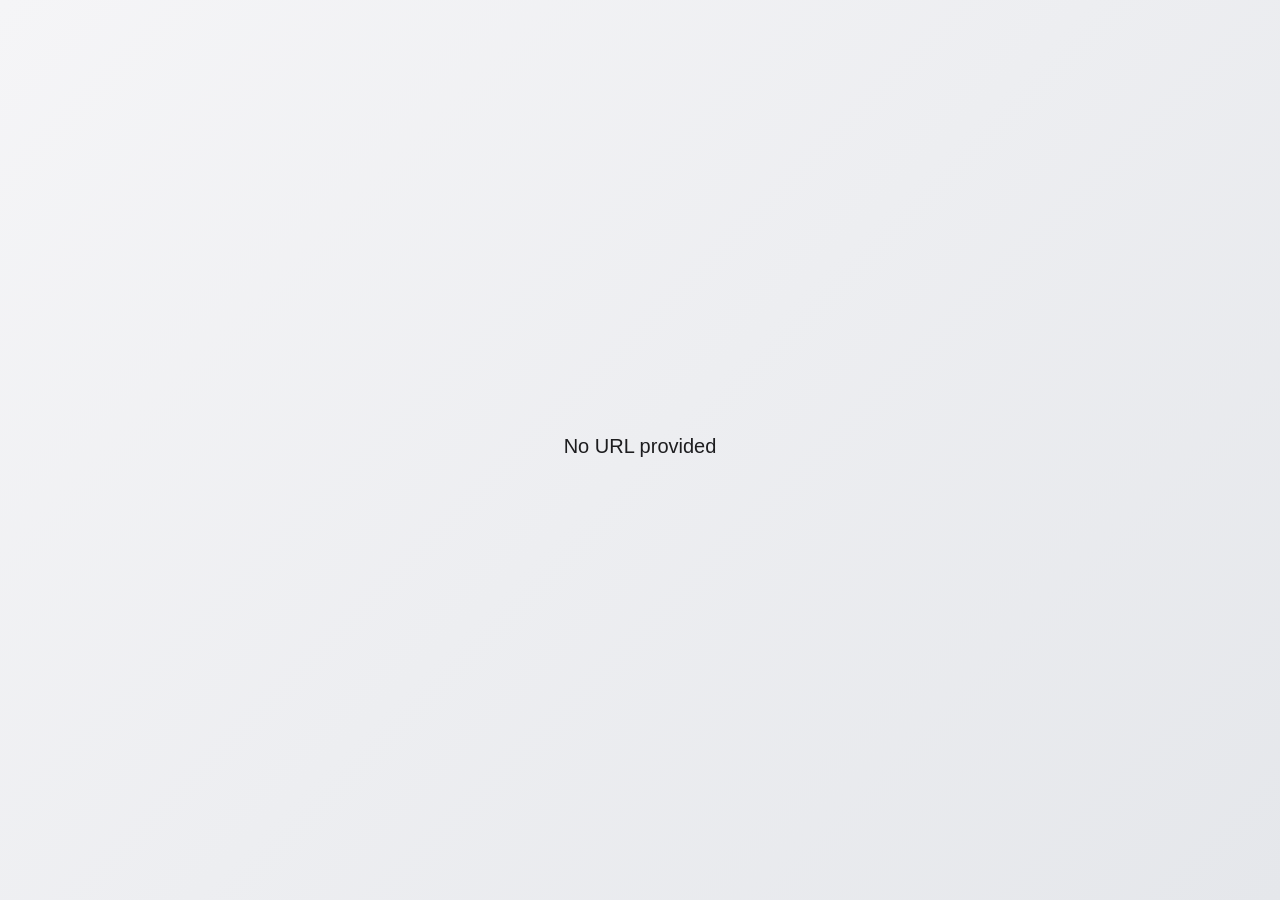
<file: public/miniapp/redirect.html>
<!DOCTYPE html>
<html lang="en">
<head>
    <meta charset="UTF-8">
    <meta name="viewport" content="width=device-width, initial-scale=1.0">
    <title>Redirecting...</title>
    <style>
        * {
            margin: 0;
            padding: 0;
            box-sizing: border-box;
        }
        body {
            font-family: -apple-system, BlinkMacSystemFont, 'Segoe UI', Roboto, sans-serif;
            background: linear-gradient(135deg, #1a1a2e 0%, #16213e 100%);
            min-height: 100vh;
            display: flex;
            align-items: center;
            justify-content: center;
            color: #fff;
        }
        @media (prefers-color-scheme: light) {
            body {
                background: linear-gradient(135deg, #f5f5f7 0%, #e5e7eb 100%);
                color: #1d1d1f;
            }
            .spinner {
                border-color: rgba(0,0,0,0.1);
                border-top-color: #3b82f6;
            }
            .error {
                background: rgba(0,0,0,0.05);
            }
            .btn {
                background: #3b82f6;
                color: #fff;
            }
        }
        .container {
            text-align: center;
            padding: 2rem;
        }
        .spinner {
            width: 48px;
            height: 48px;
            border: 4px solid rgba(255,255,255,0.2);
            border-top-color: #fff;
            border-radius: 50%;
            animation: spin 1s linear infinite;
            margin: 0 auto 1.5rem;
        }
        @keyframes spin {
            to { transform: rotate(360deg); }
        }
        h1 {
            font-size: 1.25rem;
            font-weight: 500;
            margin-bottom: 0.5rem;
        }
        p {
            font-size: 0.875rem;
            opacity: 0.7;
        }
        .error {
            display: none;
            margin-top: 1.5rem;
            padding: 1rem;
            background: rgba(255,255,255,0.1);
            border-radius: 8px;
        }
        .error.show {
            display: block;
        }
        .btn {
            display: inline-block;
            margin-top: 1rem;
            padding: 0.75rem 1.5rem;
            background: #fff;
            color: #1a1a2e;
            text-decoration: none;
            border-radius: 8px;
            font-weight: 500;
        }
        .btn-secondary {
            display: inline-block;
            margin-top: 0.75rem;
            padding: 0.75rem 1.5rem;
            background: transparent;
            color: inherit;
            border: 1px solid rgba(128,128,128,0.4);
            border-radius: 8px;
            font-weight: 500;
            font-size: 1rem;
            font-family: inherit;
            cursor: pointer;
        }
        .copy-hint {
            margin-top: 0.75rem;
            font-size: 0.8125rem;
            opacity: 0.7;
        }
    </style>
</head>
<body>
    <div class="container">
        <div class="spinner"></div>
        <h1 id="title">Opening app...</h1>
        <p id="subtitle">Please wait</p>
        <div class="error" id="errorBlock">
            <p id="errorText">If the app didn't open, click the button below:</p>
            <a class="btn" id="manualBtn" href="#">Open App</a>
            <p class="copy-hint" id="copyHint"></p>
            <button class="btn-secondary" id="copyBtn" type="button"></button>
        </div>
    </div>

    <script>
        (function() {
            const params = new URLSearchParams(window.location.search);
            const url = params.get('url');
            const lang = params.get('lang') || 'en';

            const texts = {
                en: {
                    title: 'Opening app...',
                    subtitle: 'Please wait',
                    error: "If the app didn't open, click the button below:",
                    btn: 'Open App',
                    noUrl: 'No URL provided',
                    copyHint: "If the button doesn't work either, copy the link and add it in the app manually:",
                    copyBtn: 'Copy link',
                    copied: 'Copied!'
                },
                ru: {
                    title: 'Открываем приложение...',
                    subtitle: 'Пожалуйста, подождите',
                    error: 'Если приложение не открылось, нажмите кнопку:',
                    btn: 'Открыть приложение',
                    noUrl: 'URL не указан',
                    copyHint: 'Если кнопка тоже не работает — скопируйте ссылку и вставьте её в приложение самостоятельно:',
                    copyBtn: 'Скопировать ссылку',
                    copied: 'Скопировано!'
                }
            };

            const t = texts[lang] || texts.en;

            document.getElementById('title').textContent = t.title;
            document.getElementById('subtitle').textContent = t.subtitle;
            document.getElementById('errorText').textContent = t.error;
            document.getElementById('manualBtn').textContent = t.btn;

            // SECURITY: this page navigates to a user-supplied `url`. Only open
            // a custom app deep link. A bare `javascript:`/`data:`/`vbscript:`/
            // `file:` URI (DOM-XSS) is not scheme://-shaped, and http(s)/intent
            // are blocked (open redirect / intent abuse) — so only VPN app
            // schemes (happ://, vless://, ...) pass. Mirrors the validation in
            // src/pages/DeepLinkRedirect.tsx. Both checks are INLINE
            // prefix-anchored RegExp tests so CodeQL recognizes them as taint
            // barriers (js/xss, js/client-side-unvalidated-url-redirection).
            function showNoUrl() {
                document.getElementById('title').textContent = t.noUrl;
                document.getElementById('subtitle').textContent = '';
                document.querySelector('.spinner').style.display = 'none';
            }

            if (!url || !/^[a-z][a-z0-9+.\-]*:\/\//i.test(url)) {
                showNoUrl();
                return;
            }
            if (/^(https?|file|blob|about|javascript|data|vbscript|intent|content|filesystem):/i.test(url)) {
                showNoUrl();
                return;
            }

            const manualBtn = document.getElementById('manualBtn');
            manualBtn.href = url;

            // Copy fallback: in-app browsers (Telegram WebView etc.) often can't
            // launch custom schemes at all — even from a user tap (Telegram bug
            // #654272). Offer a manual-import value: the plain http(s) subscription
            // URL extracted from the deep link, or the deep link itself when nothing
            // is embedded (e.g. happ://crypt4/... — Happ accepts its own crypt links
            // pasted as-is). Handled formats:
            //   path-embedded:  happ://add/https://…, incy://import/https://…,
            //                   streisand://import/https://…#Name
            //   query param:    v2rayng://install-sub?url=https%3A%2F%2F…&name=…,
            //                   clash://install-config?url=…, sing-box://…?url=…
            //   encoded path:   hiddify://import/https%3A%2F%2F…
            //   base64 payload: sub://aHR0cHM6… (Shadowrocket)
            function extractSubscriptionUrl(deepLink) {
                var s = String(deepLink || '');

                // ?url= / &url= query param (possibly URL-encoded), stop at & or #
                var q = s.match(/[?&]url=([^&#]+)/i);
                if (q) {
                    var val = q[1];
                    try { val = decodeURIComponent(val); } catch (e) {}
                    if (/^https?:\/\//i.test(val)) return val;
                }

                // http(s) embedded in the path; keep & (may belong to the sub URL),
                // strip #fragment (profile name)
                var m = s.match(/https?:\/\/[^#]+/i);
                if (m) return m[0];

                // URL-encoded embedded link
                m = s.match(/https?%3A%2F%2F[^#&]+/i);
                if (m) {
                    try { return decodeURIComponent(m[0]); } catch (e) {}
                }

                // whole payload is base64 (sub://<base64> — Shadowrocket)
                m = s.match(/^[a-z][a-z0-9+.\-]*:\/\/([A-Za-z0-9+\/=_\-]+)\/?$/i);
                if (m) {
                    try {
                        var decoded = atob(m[1].replace(/-/g, '+').replace(/_/g, '/'));
                        if (/^https?:\/\//i.test(decoded)) return decoded;
                    } catch (e) {}
                }

                return null;
            }

            var copyValue = extractSubscriptionUrl(url) || url;
            var copyBtn = document.getElementById('copyBtn');
            var copyHint = document.getElementById('copyHint');
            copyHint.textContent = t.copyHint;
            copyBtn.textContent = t.copyBtn;
            copyBtn.addEventListener('click', function() {
                function done() {
                    copyBtn.textContent = t.copied;
                    setTimeout(function() { copyBtn.textContent = t.copyBtn; }, 2000);
                }
                function legacyCopy() {
                    var ta = document.createElement('textarea');
                    ta.value = copyValue;
                    ta.style.position = 'fixed';
                    ta.style.opacity = '0';
                    document.body.appendChild(ta);
                    ta.select();
                    try { document.execCommand('copy'); done(); } catch (e) {}
                    document.body.removeChild(ta);
                }
                if (navigator.clipboard && navigator.clipboard.writeText) {
                    navigator.clipboard.writeText(copyValue).then(done, legacyCopy);
                } else {
                    legacyCopy();
                }
            });

            // iPadOS 13+ reports itself as desktop Safari, so a touch-capable "Mac"
            // is treated as an iPad.
            function isIOS() {
                var ua = navigator.userAgent || '';
                if (/iP(ad|hone|od)/.test(ua)) return true;
                return navigator.platform === 'MacIntel' && navigator.maxTouchPoints > 1;
            }

            // Attempt to auto-launch the app. Two opposite fixes:
            // - iOS launches a custom scheme only from a top-level navigation; a hidden
            //   iframe is a silent no-op there, so use location.href.
            // - Android in-app browsers (Telegram/Yandex/…) paint a full-page
            //   net::ERR_UNKNOWN_URL_SCHEME on a top-level nav to an unresolved scheme
            //   (Telegram bug #654272), so a contained hidden iframe is used instead.
            // Either way the manual "Open app" button below stays as the reliable path.
            if (isIOS()) {
                window.location.href = url;
            } else {
                try {
                    var frame = document.createElement('iframe');
                    frame.style.display = 'none';
                    frame.src = url;
                    document.body.appendChild(frame);
                    setTimeout(function() {
                        try { frame.parentNode.removeChild(frame); } catch (e) {}
                    }, 2000);
                } catch (e) {
                    window.location.href = url;
                }
            }

            // Programmatic opening is unreliable in in-app browsers, so surface the
            // manual "Open app" button immediately — a user tap is the reliable trigger.
            document.getElementById('errorBlock').classList.add('show');
        })();
    </script>
</body>
</html>
</file>
